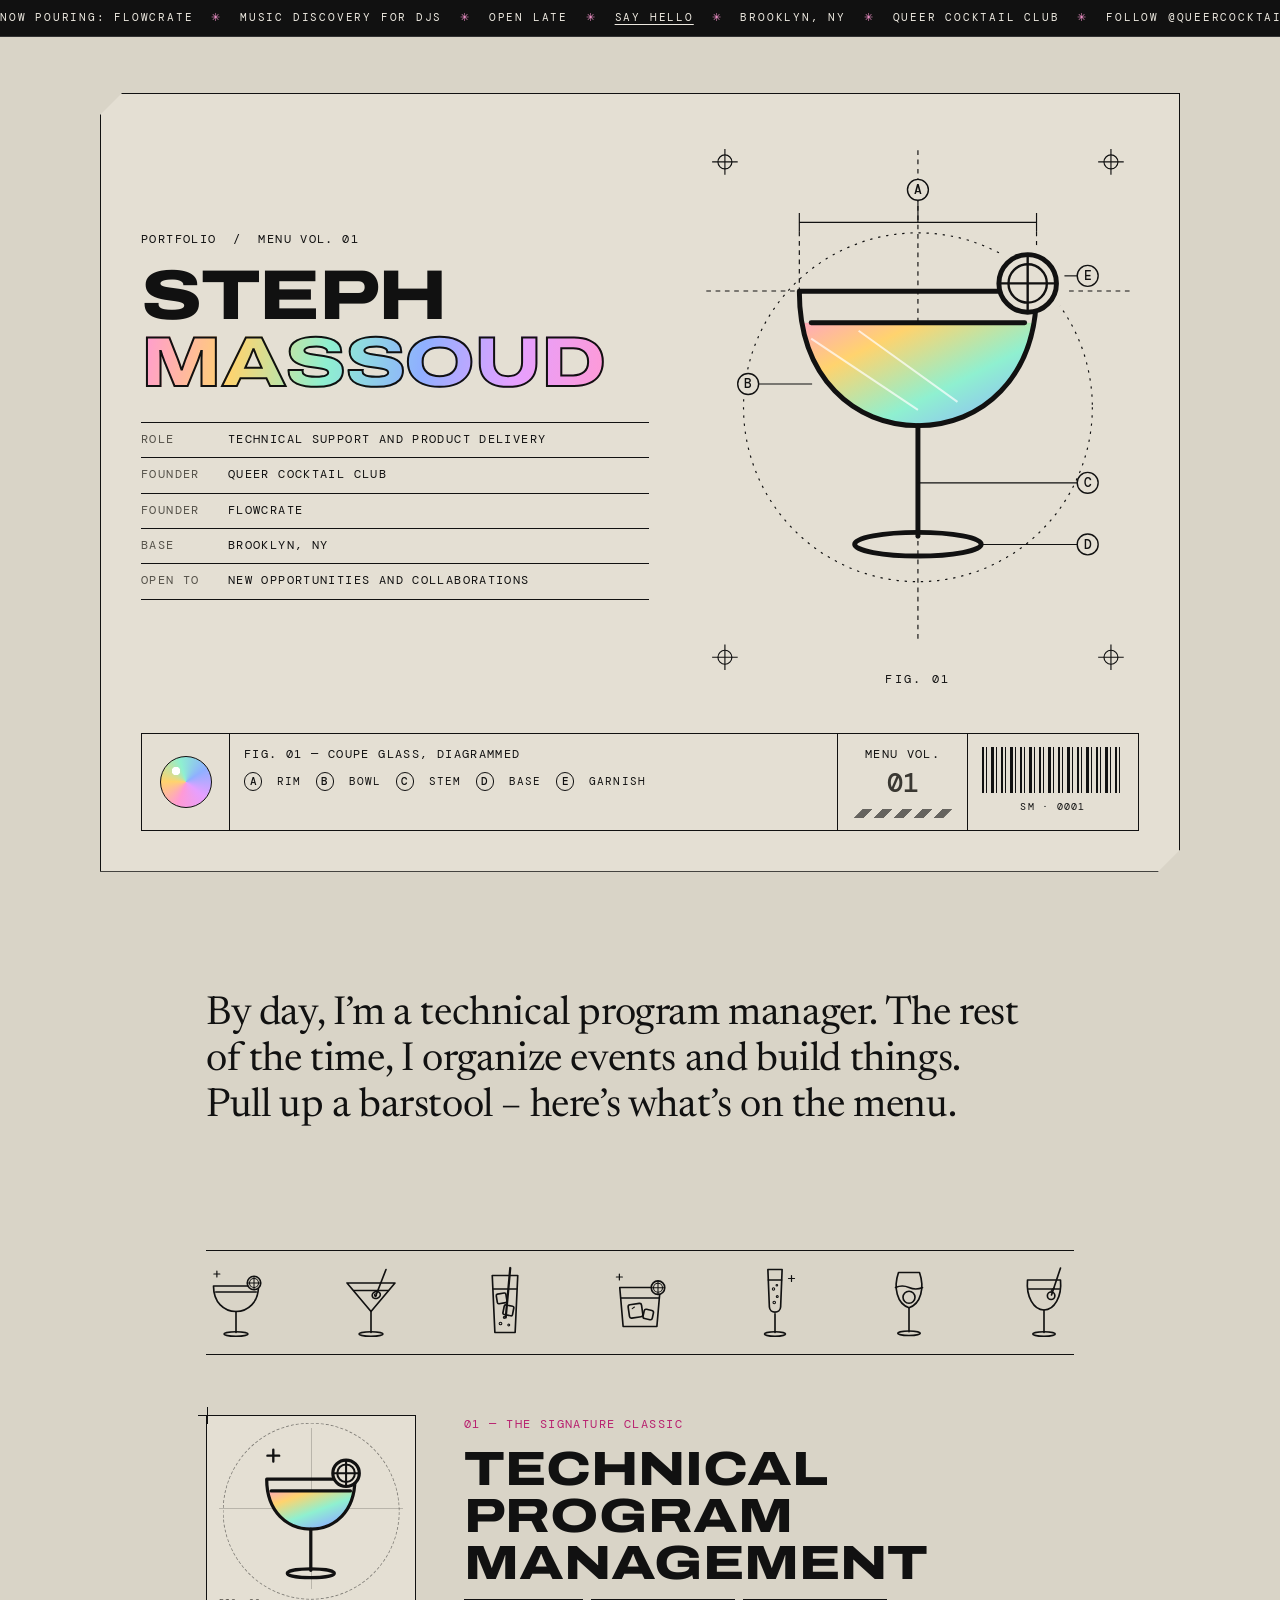
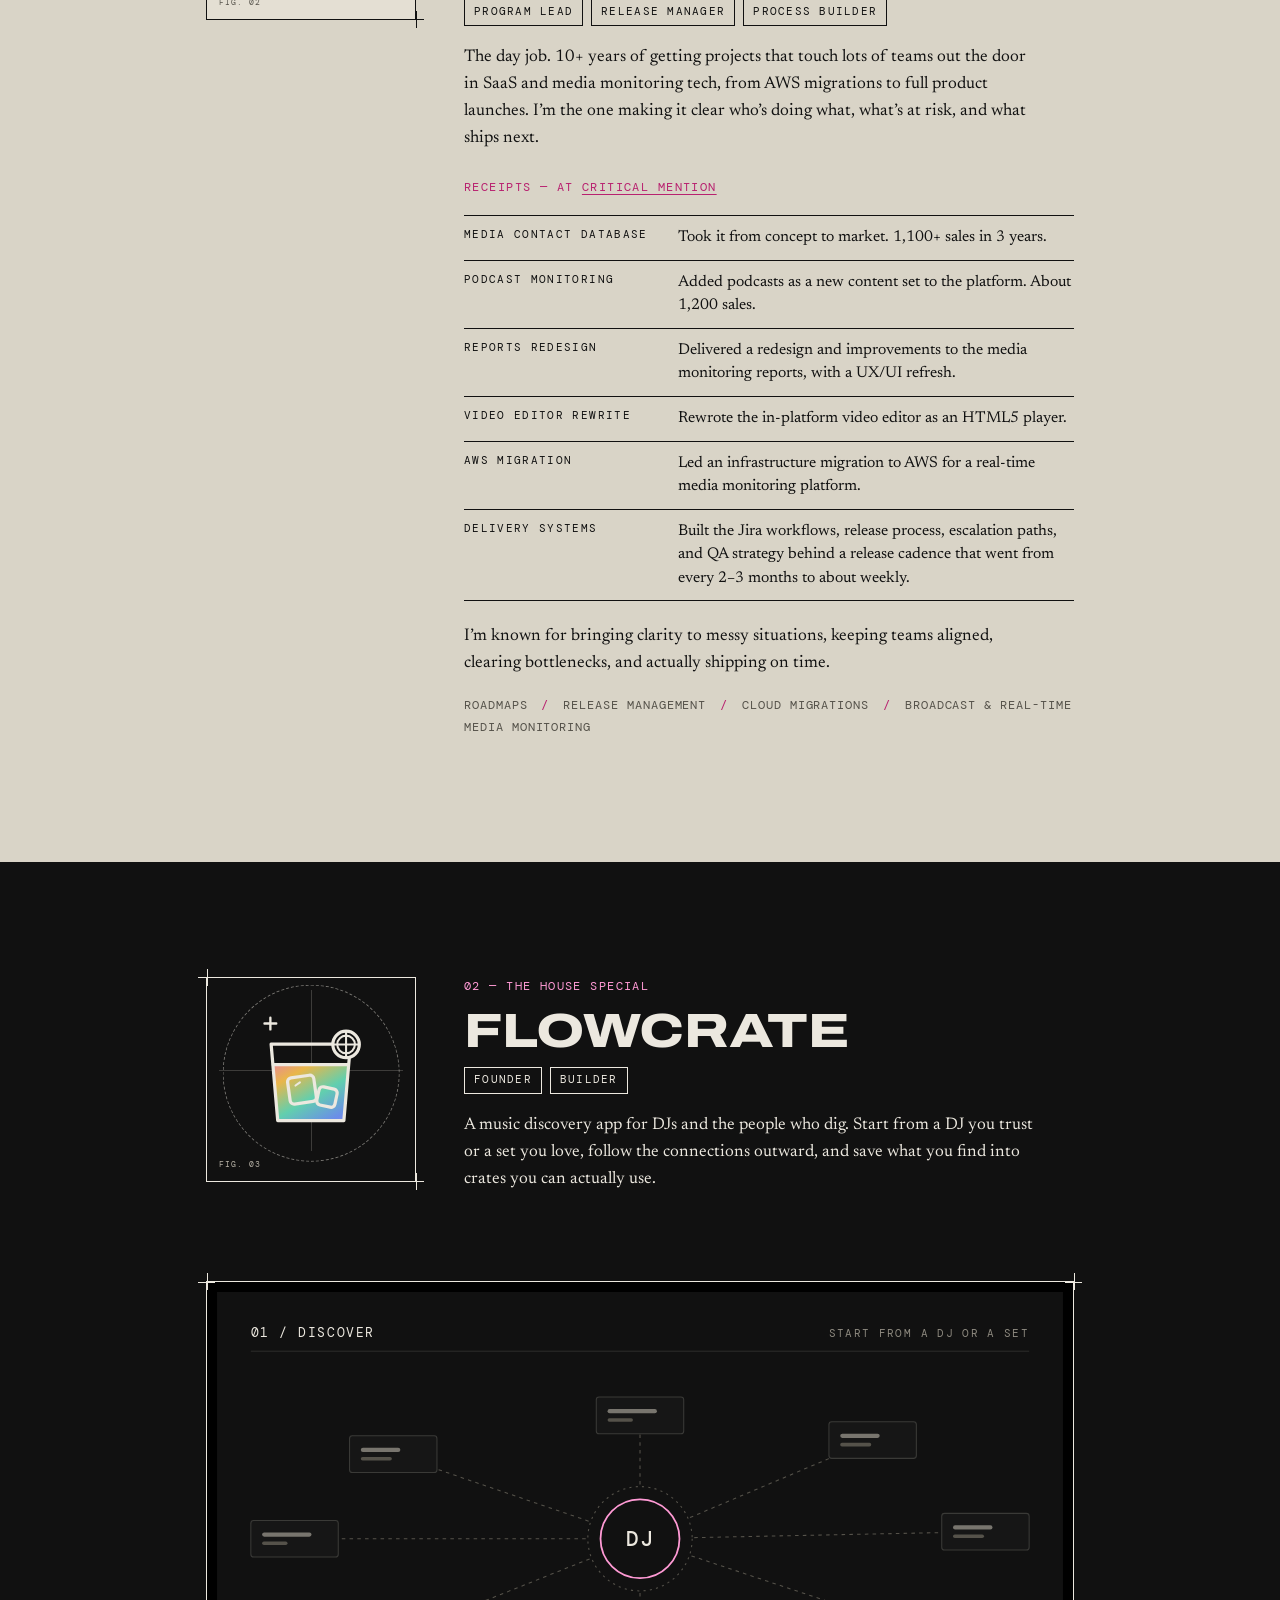
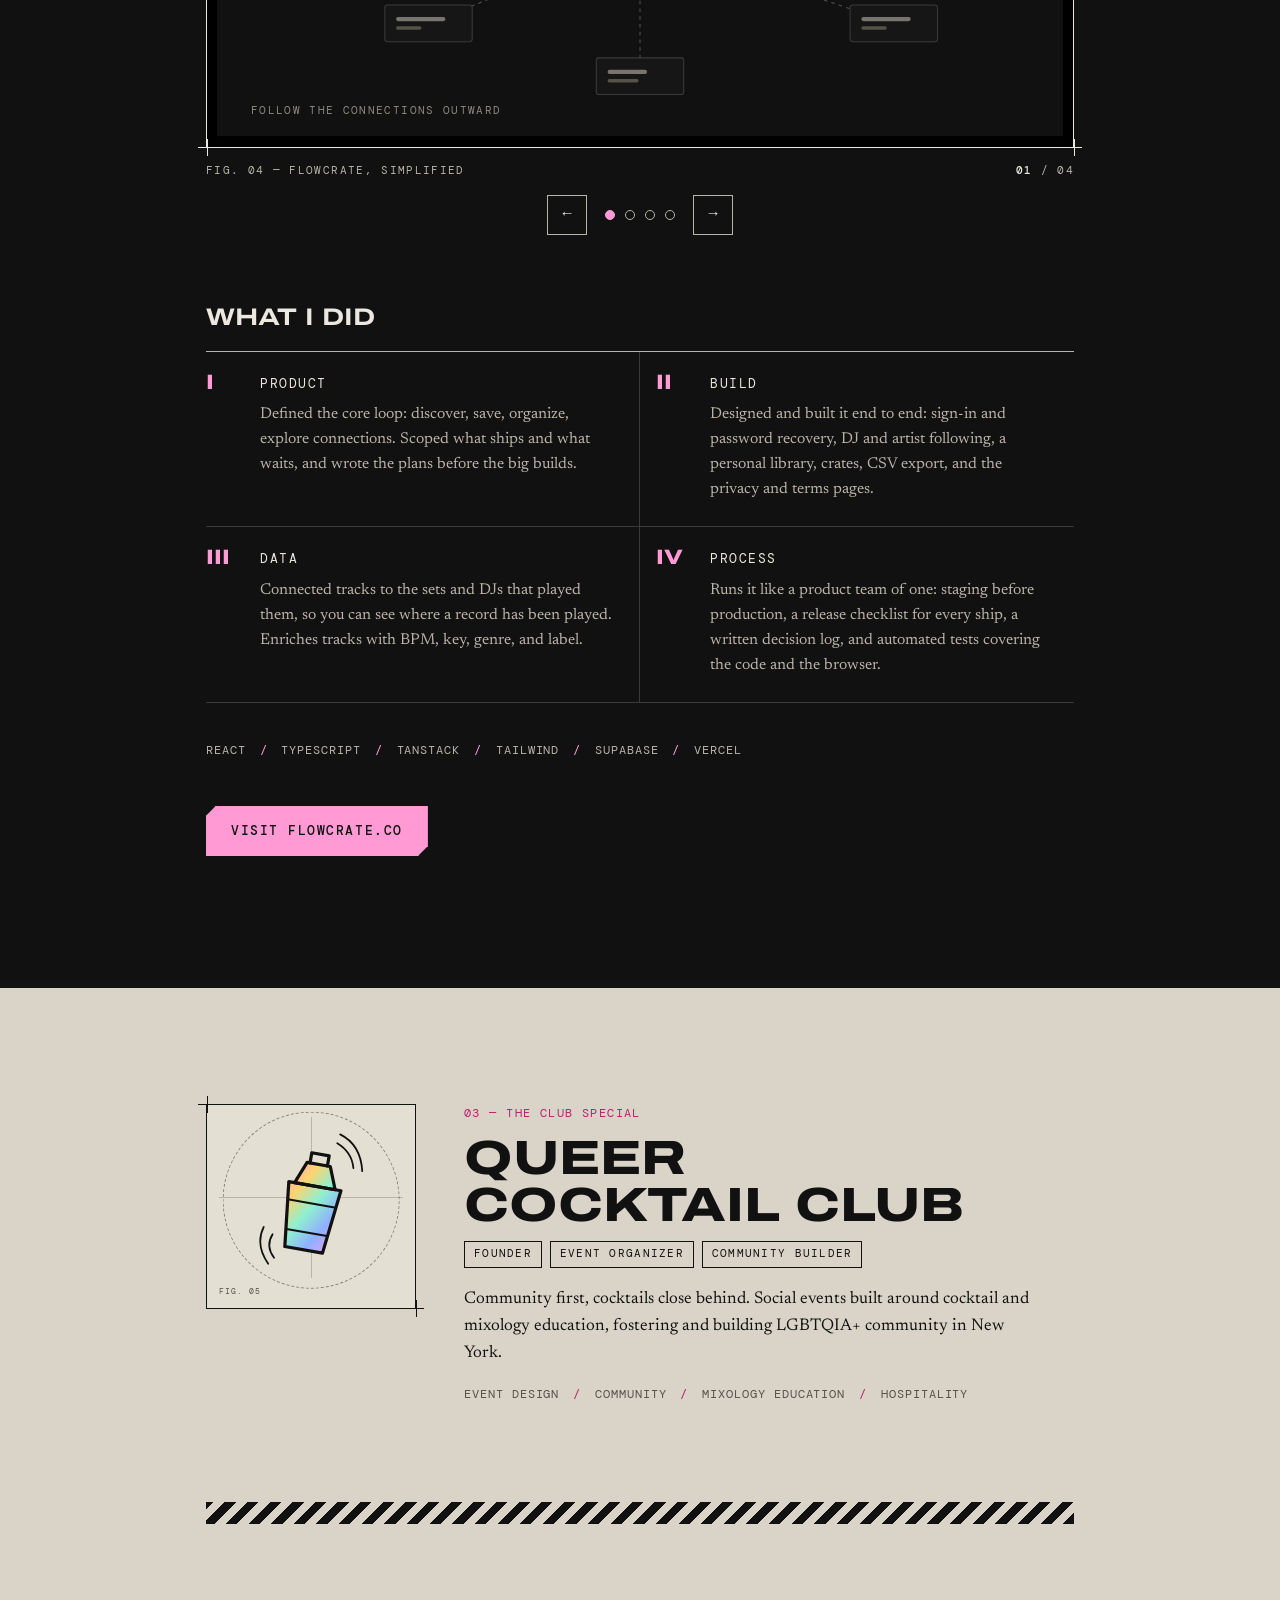
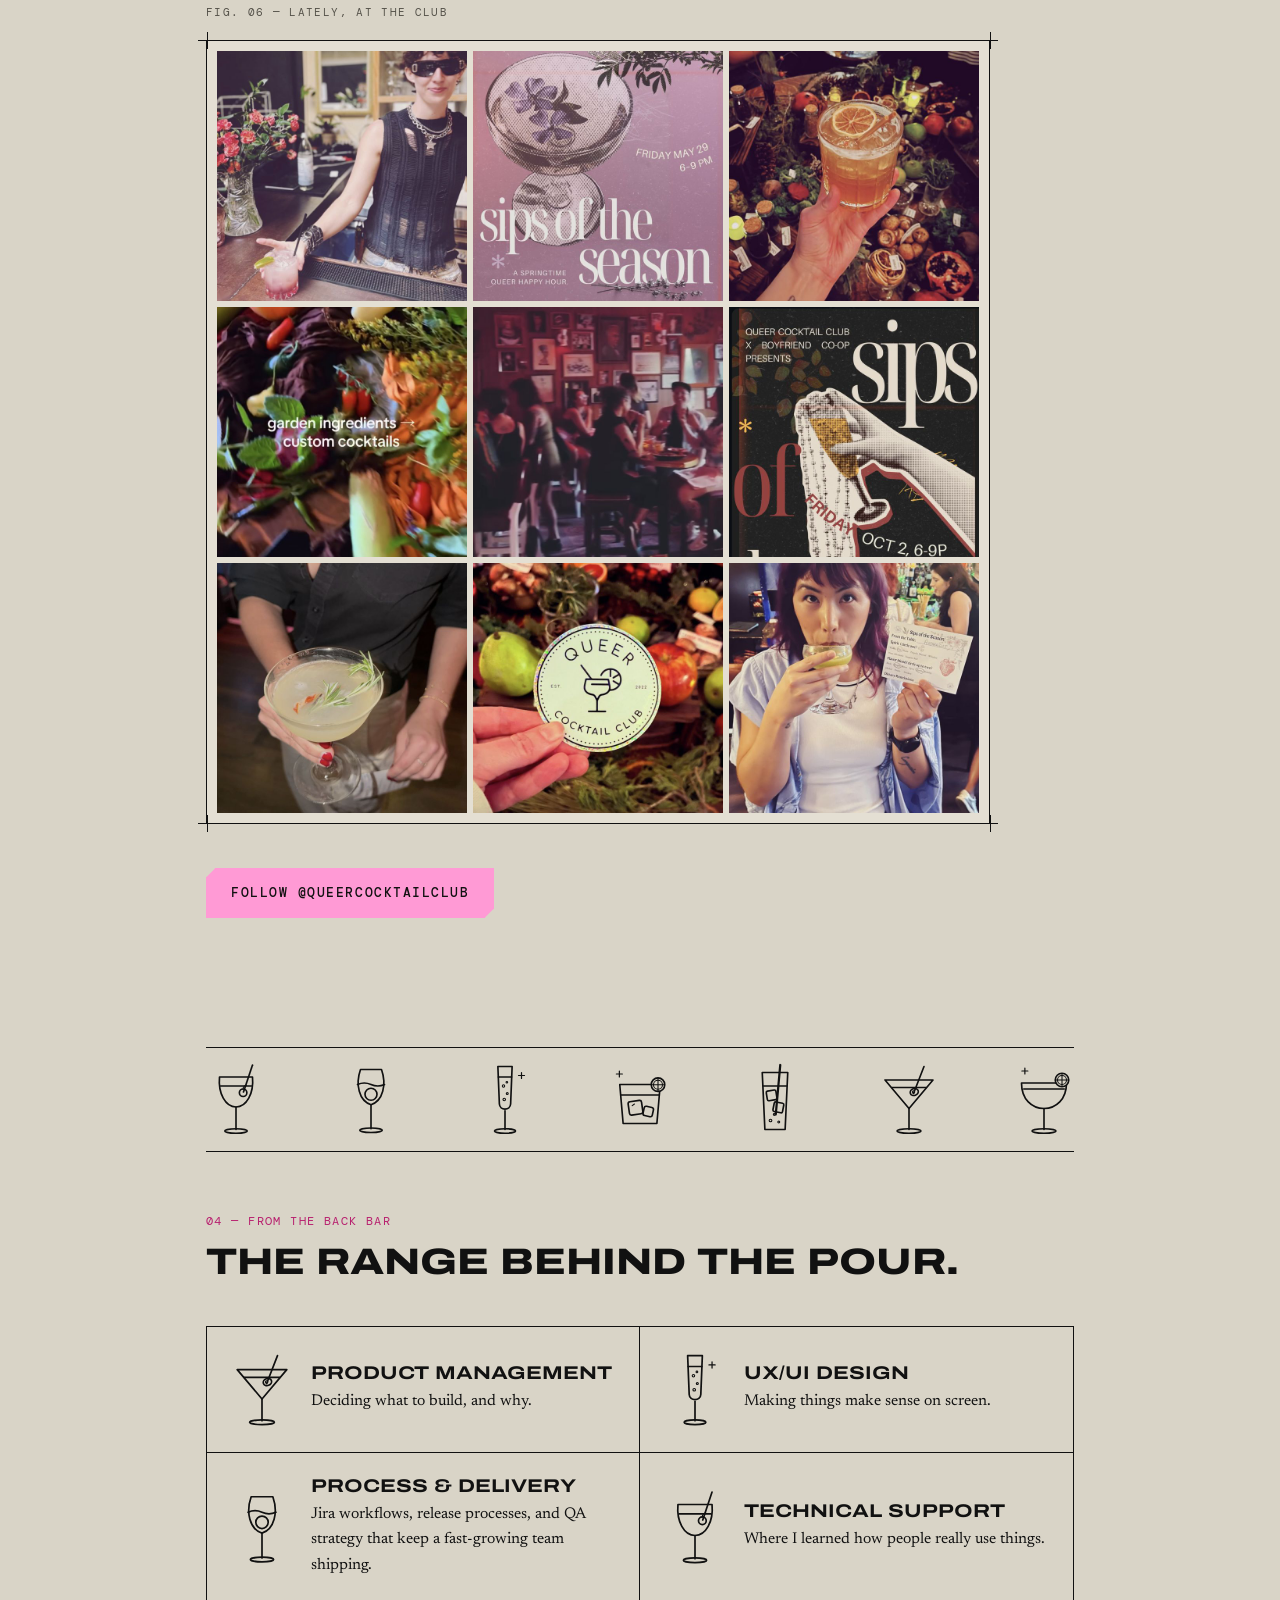
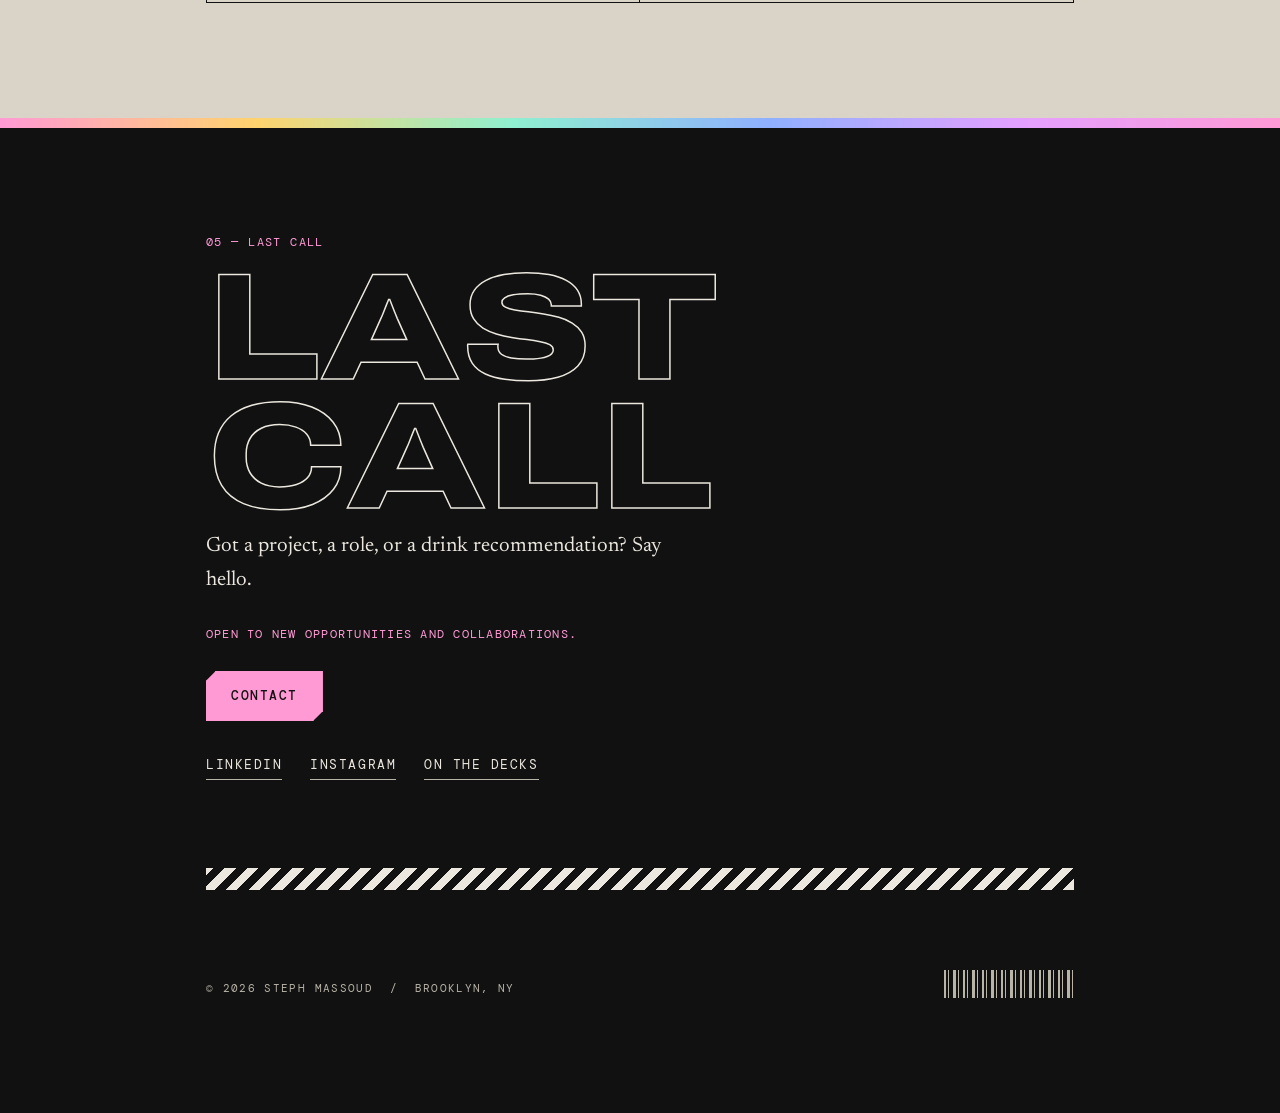
<file: index.html>
<!doctype html>
<html lang="en">
<head>
    <meta charset="utf-8">
    <meta name="viewport" content="width=device-width, initial-scale=1.0">
    <title>Steph Massoud | Technical Support, Operations, and Product Delivery Professional, New York</title>
    <link rel="canonical" href="https://stephmassoud.com/">
    <meta name="author" content="Steph Massoud">
    <meta name="robots" content="index, follow, max-image-preview:large">
    <meta name="referrer" content="strict-origin-when-cross-origin">
    <link rel="icon" href="favicon.svg" type="image/svg+xml">
    <link rel="icon" href="favicon.ico" sizes="any">
    <link rel="apple-touch-icon" href="apple-touch-icon.png">
    <link rel="manifest" href="site.webmanifest">

    <meta name="description" content="Technical Support, Operations, and Product Delivery professional in Brooklyn, NY, with 10+ years in SaaS and media monitoring tech. Founder of Queer Cocktail Club and Flowcrate.">
    <meta property="og:site_name" content="Steph Massoud">
    <meta property="og:title" content="Steph Massoud | Technical Support, Operations, and Product Delivery | Brooklyn, NY">
    <meta property="og:url" content="https://stephmassoud.com/">
    <meta property="og:type" content="website">
    <meta property="og:locale" content="en_US">
    <meta property="og:image" content="https://stephmassoud.com/assets/og-image.png">
    <meta property="og:image:width" content="1200">
    <meta property="og:image:height" content="630">
    <meta property="og:image:alt" content="Steph Massoud's name with a rainbow coupe glass diagram">
    <meta property="og:description" content="Technical Support and Product Delivery Professional in Brooklyn, NY with 10+ years in SaaS and media monitoring tech. Founder of Queer Cocktail Club and Flowcrate. Open to new opportunities and collaborations.">
    <meta name="twitter:card" content="summary_large_image">
    <meta name="twitter:title" content="Steph Massoud | Technical Support, Operations, and Product Delivery Professional, Brooklyn, NY">
    <meta name="twitter:image" content="https://stephmassoud.com/assets/og-image.png">
    <meta name="twitter:image:alt" content="Steph Massoud's name with a rainbow coupe glass diagram">
    <meta name="twitter:description" content="Technical Support, Operations, and Product Delivery Professional in Brooklyn, NY with 10+ years in SaaS and media monitoring tech. Founder of Queer Cocktail Club and Flowcrate. Open to new opportunities and collaborations.">
    <meta name="theme-color" content="#111111">

    <link rel="preconnect" href="https://fonts.googleapis.com">
    <link rel="preconnect" href="https://fonts.gstatic.com" crossorigin>
    <link href="https://fonts.googleapis.com/css2?family=Archivo:wdth,wght@62..125,500..900&family=DM+Mono:wght@400;500&family=Newsreader:ital,opsz,wght@0,6..72,400..600;1,6..72,400&display=swap" rel="stylesheet">
    <link rel="stylesheet" href="style.css?v=20261016t" type="text/css">
    <script type="application/ld+json">
    {
      "@context": "https://schema.org",
      "@type": "Person",
      "name": "Steph Massoud",
      "url": "https://stephmassoud.com/",
      "image": "https://stephmassoud.com/assets/og-image.png",
      "jobTitle": "Technical Support and Product Delivery Professional",
      "description": "Technical Support and Product Delivery Professional in Brooklyn, NY with 10+ years in SaaS and media monitoring tech. Founder of Queer Cocktail Club and Flowcrate.",
      "address": { "@type": "PostalAddress", "addressLocality": "Brooklyn", "addressRegion": "NY", "addressCountry": "US" },
      "knowsAbout": ["Technical program management", "Release management", "Cloud infrastructure migration (AWS)", "Media monitoring technology", "Product management", "Community events"],
      "sameAs": [
        "https://www.linkedin.com/in/stephmassoud/",
        "https://www.instagram.com/queercocktailclub/",
        "https://soundcloud.com/schmef",
        "https://www.flowcrate.co"
      ]
    }
    </script>
</head>
<body>
    <a class="skip" href="#main">Skip to content</a>
<svg xmlns="http://www.w3.org/2000/svg" width="0" height="0" style="position:absolute" aria-hidden="true" focusable="false">
    <defs>
        <!-- Cocktail glassware, drawn as one-weight line art. Colour comes from the parent via currentColor. -->

        <symbol id="g-coupe" viewBox="0 0 80 100">
            <g fill="none" stroke="currentColor" stroke-width="2.2" stroke-linecap="round" stroke-linejoin="round">
                <path d="M10 28 H70 C70 50 56 62 40 62 C24 62 10 50 10 28 Z"/>
                <path d="M13 36 H67"/>
                <path d="M40 62 V90"/>
                <ellipse cx="40" cy="92" rx="16" ry="3"/>
                <circle cx="64" cy="24" r="9" style="fill:var(--gb,#e4dfd3)"/>
                <circle cx="64" cy="24" r="6" stroke-width="1.4"/>
                <path d="M64 15.5 V32.5 M55.5 24 H72.5" stroke-width="1.4"/>
                <path d="M14.5 8 V16 M10.5 12 H18.5" stroke-width="1.6"/>
            </g>
        </symbol>

        <symbol id="g-martini" viewBox="0 0 80 100">
            <g fill="none" stroke="currentColor" stroke-width="2.2" stroke-linecap="round" stroke-linejoin="round">
                <path d="M8 24 H72 L40 62 Z"/>
                <path d="M17 34 H63"/>
                <path d="M40 62 V90"/>
                <ellipse cx="40" cy="92" rx="16" ry="3"/>
                <path d="M60 6 L46 42"/>
                <ellipse cx="47" cy="40" rx="5.5" ry="4.5" transform="rotate(-20 47 40)"/>
                <circle cx="46" cy="40" r="1.6" stroke-width="1.4"/>
            </g>
        </symbol>

        <symbol id="g-highball" viewBox="0 0 80 100">
            <g fill="none" stroke="currentColor" stroke-width="2.2" stroke-linecap="round" stroke-linejoin="round">
                <path d="M23 14 H57 L53.5 90 H26.5 Z"/>
                <path d="M24.5 32 H55.5"/>
                <rect x="29" y="38" width="13" height="13" rx="2" transform="rotate(-9 35.5 44.5)"/>
                <rect x="38" y="54" width="13" height="13" rx="2" transform="rotate(11 44.5 60.5)"/>
                <path d="M47 4 L41 70" stroke-width="3"/>
                <circle cx="34" cy="78" r="1.8" stroke-width="1.4"/>
                <circle cx="45" cy="80" r="1.3" stroke-width="1.4"/>
                <circle cx="39" cy="70" r="1.2" stroke-width="1.4"/>
            </g>
        </symbol>

        <!-- rocks glass with a vinyl record where the ice would be -->
        <symbol id="g-rocks" viewBox="0 0 80 100">
            <g fill="none" stroke="currentColor" stroke-width="2.2" stroke-linecap="round" stroke-linejoin="round">
                <path d="M13 30 H67 L62.5 82 H17.5 Z"/>
                <path d="M14.5 44 H65.5"/>
                <rect x="25" y="52" width="18" height="18" rx="2.7" transform="rotate(-8 34 61)"/>
                <path d="M29.6 58.2 L32.6 56" stroke-width="1.4"/>
                <rect x="44.7" y="59.7" width="12.6" height="12.6" rx="2.7" transform="rotate(12 51 66)"/>
                <circle cx="64" cy="30.25" r="9" style="fill:var(--gb,#e4dfd3)"/>
                <circle cx="64" cy="30.25" r="6" stroke-width="1.4"/>
                <path d="M64 21.75 V38.75 M55.5 30.25 H72.5" stroke-width="1.4"/>
                <path d="M12.5 12 V20 M8.5 16 H16.5" stroke-width="1.6"/>
            </g>
        </symbol>

        <symbol id="g-flute" viewBox="0 0 80 100">
            <g fill="none" stroke="currentColor" stroke-width="2.2" stroke-linecap="round" stroke-linejoin="round">
                <path d="M30.5 6 H49.5 L47.5 56 C47 65 33 65 32.5 56 Z"/>
                <path d="M31.2 20 H48.8"/>
                <path d="M40 65 V90"/>
                <ellipse cx="40" cy="92" rx="14" ry="3"/>
                <circle cx="38" cy="32" r="1.6" stroke-width="1.4"/>
                <circle cx="43" cy="42" r="1.3" stroke-width="1.4"/>
                <circle cx="39" cy="50" r="1.7" stroke-width="1.4"/>
                <circle cx="42.5" cy="27" r="1.1" stroke-width="1.4"/>
                <path d="M62 14 V22 M58 18 H66" stroke-width="1.6"/>
            </g>
        </symbol>

        <symbol id="g-tulip" viewBox="0 0 80 100">
            <g fill="none" stroke="currentColor" stroke-width="2.2" stroke-linecap="round" stroke-linejoin="round">
                <path d="M26 10 C19 30 24 52 40 57 C56 52 61 30 54 10 Z"/>
                <path d="M22 30 Q31 26 40 30 T58 30"/>
                <circle cx="40" cy="43" r="8"/>
                <path d="M40 57 V89"/>
                <ellipse cx="40" cy="91" rx="15" ry="3"/>
            </g>
        </symbol>

        <symbol id="g-nick" viewBox="0 0 80 100">
            <g fill="none" stroke="currentColor" stroke-width="2.2" stroke-linecap="round" stroke-linejoin="round">
                <path d="M18 20 H62 C64 42 54 60 40 60 C26 60 16 42 18 20 Z"/>
                <path d="M19.5 32 H60.5"/>
                <path d="M40 60 V90"/>
                <ellipse cx="40" cy="92" rx="15" ry="3"/>
                <path d="M62 4 L50 40"/>
                <circle cx="49.5" cy="41" r="5"/>
                <path d="M49.5 36 C49 33 52 31 54 31" stroke-width="1.4"/>
            </g>
        </symbol>

        <symbol id="g-shaker" viewBox="0 0 80 100">
            <g fill="none" stroke="currentColor" stroke-width="2.2" stroke-linecap="round" stroke-linejoin="round">
                <g transform="rotate(10 40 56)">
                    <path d="M34 25 V18 H46 V25"/>
                    <path d="M32 25 H48 L54 40 H26 Z"/>
                    <path d="M22 40 H58 L53 84 H27 Z"/>
                    <path d="M23.4 52 H56.6" stroke-width="1.4"/>
                    <path d="M26 72 H54" stroke-width="1.4"/>
                </g>
                <path d="M60 5 Q74 12 75 30" stroke-width="1.2"/>
                <path d="M58 11 Q68 17 69 28" stroke-width="1.2"/>
                <path d="M8 68 Q2 80 11 93" stroke-width="1.2"/>
                <path d="M14 73 Q9 81 15 89" stroke-width="1.2"/>
            </g>
        </symbol>
    </defs>
</svg>


    <!-- ============ TICKER ============ -->
    <div class="ticker">
        <div class="ticker-track" aria-hidden="true">
            <div class="tk"><span>Now pouring: Flowcrate</span><span>Music discovery for DJs</span><span>Open late</span><span><a href="mailto:hello@stephmassoud.com" tabindex="-1">Say hello</a></span><span>Brooklyn, NY</span><span>Queer Cocktail Club</span><span>Follow @queercocktailclub</span></div>
            <div class="tk dup"><span>Now pouring: Flowcrate</span><span>Music discovery for DJs</span><span>Open late</span><span><a href="mailto:hello@stephmassoud.com" tabindex="-1">Say hello</a></span><span>Brooklyn, NY</span><span>Queer Cocktail Club</span><span>Follow @queercocktailclub</span></div>
        </div>
        <p class="sr-only">Now pouring: Flowcrate, music discovery for DJs. Open late in Brooklyn, NY.</p>
    </div>

    <!-- ============ HERO: THE LABEL ============ -->
    <header class="hero">
        <div class="sheet">
            <i class="x tl"></i><i class="x tr"></i><i class="x bl"></i><i class="x br"></i>

            <div class="hero-top">
                <div class="hero-text">
                    <p class="mono">Portfolio &nbsp;/&nbsp; Menu Vol. 01</p>
                    <h1><span>Steph</span><span>Massoud</span></h1>
                    <dl class="specs">
                        <div><dt>Role</dt><dd>Technical Support and Product Delivery</dd></div>
                        <div><dt>Founder</dt><dd>Queer Cocktail Club</dd></div>
                        <div><dt>Founder</dt><dd>Flowcrate</dd></div>
                        <div><dt>Base</dt><dd>Brooklyn, NY</dd></div>
                        <div><dt>Open to</dt><dd>New opportunities and collaborations</dd></div>
                    </dl>
                </div>

                <figure class="diagram-wrap">
                    <svg class="diagram" viewBox="0 0 380 484" role="img" aria-label="Technical diagram of a coupe cocktail glass with a holographic pour">
                        <defs>
                            <linearGradient id="holo" x1="0" y1="0" x2="1" y2="1">
                                <stop offset="0" stop-color="#ff9ad5"/>
                                <stop offset="0.25" stop-color="#ffd36e"/>
                                <stop offset="0.5" stop-color="#8ff0d0"/>
                                <stop offset="0.75" stop-color="#8fb0ff"/>
                                <stop offset="1" stop-color="#e5a0ff"/>
                            </linearGradient>
                            <linearGradient id="holoMid" x1="0" y1="0" x2="1" y2="1">
                                <stop offset="0" stop-color="#e776b7"/>
                                <stop offset="0.25" stop-color="#e9b64a"/>
                                <stop offset="0.5" stop-color="#62cfae"/>
                                <stop offset="0.75" stop-color="#6b8de9"/>
                                <stop offset="1" stop-color="#c178e6"/>
                            </linearGradient>
                            <clipPath id="rockbody"><path d="M13 30 H67 L62.5 82 H17.5 Z"/></clipPath>
                            <mask id="gmask" maskUnits="userSpaceOnUse" x="0" y="0" width="380" height="484"><rect width="380" height="484" fill="#fff"/><circle cx="284.4" cy="128.5" r="34" fill="#000"/></mask>
                            <clipPath id="bowl"><path d="M10 28 H70 C70 50 56 62 40 62 C24 62 10 50 10 28 Z"/></clipPath>
                        </defs>

                        <g mask="url(#gmask)">
                        <circle cx="190" cy="235" r="150" class="disc"/>
                        <path class="thin dash" d="M8 135 H372 M190 14 V436"/>
                        </g>

                        <g transform="translate(54 40) scale(3.4)">
                            <rect x="0" y="36" width="80" height="40" fill="url(#holo)" clip-path="url(#bowl)"/>
                            <path d="M13 40 L40 58 M25 38 L50 56" stroke="#fff" stroke-width="0.5" opacity="0.7" fill="none" clip-path="url(#bowl)"/>
                            <g class="line" fill="none" stroke-width="1.25" stroke-linecap="round" stroke-linejoin="round">
                                <path d="M10 28 H70 C70 50 56 62 40 62 C24 62 10 50 10 28 Z"/>
                                <path d="M13 36 H67"/>
                                <path d="M40 62 V90"/>
                                <ellipse cx="40" cy="92" rx="16" ry="3"/>
                            </g>
                        </g>

                        <g mask="url(#gmask)">
                        <path class="thin" d="M88 76 H292 M88 68 V84 M292 68 V84"/>
                        <path class="thin dash" d="M88 84 V135 M292 84 V135"/>
                        </g>
                        <path class="thin" d="M190 57 V76"/>
                        <circle cx="190" cy="48" r="9" class="tag"/><text x="190" y="48" class="lbl">A</text>

                        <path class="thin" d="M99 215 H53"/>
                        <circle cx="44" cy="215" r="9" class="tag"/><text x="44" y="215" class="lbl">B</text>
                        <path class="thin" d="M190 300 H327"/>
                        <circle cx="336" cy="300" r="9" class="tag"/><text x="336" y="300" class="lbl">C</text>
                        <path class="thin" d="M244 353 H327"/>
                        <circle cx="336" cy="353" r="9" class="tag"/><text x="336" y="353" class="lbl">D</text>
                        <path class="thin" d="M316 122 H327"/>
                        <circle cx="336" cy="122" r="9" class="tag"/><text x="336" y="122" class="lbl">E</text>

                        <g transform="translate(54 40) scale(3.4)" class="line" fill="none" stroke-width="1.25" stroke-linecap="round" stroke-linejoin="round">
                            <circle cx="67.76" cy="26.03" r="7.28" fill="#e4dfd3"/>
                            <circle cx="67.76" cy="26.03" r="4.85" stroke-width="0.6"/>
                            <path d="M67.76 19.16 V32.9 M60.89 26.03 H74.63" stroke-width="0.6"/>
                        </g>

                        <g class="thin reg-mark">
                            <circle cx="24" cy="24" r="6"/><path d="M13 24 H35 M24 13 V35"/>
                            <circle cx="356" cy="24" r="6"/><path d="M345 24 H367 M356 13 V35"/>
                            <circle cx="24" cy="450" r="6"/><path d="M13 450 H35 M24 439 V461"/>
                            <circle cx="356" cy="450" r="6"/><path d="M345 450 H367 M356 439 V461"/>
                        </g>
                        <text x="190" y="472" class="cap">FIG. 01</text>
                    </svg>
                </figure>
            </div>

            <div class="strip">
                <div class="cell cell-moon"><span class="moon" aria-hidden="true"></span></div>
                <div class="cell cell-legend">
                    <p class="mono">Fig. 01 &mdash; Coupe Glass, diagrammed</p>
                    <ul>
                        <li><b>A</b> Rim</li>
                        <li><b>B</b> Bowl</li>
                        <li><b>C</b> Stem</li>
                        <li><b>D</b> Base</li>
                        <li><b>E</b> Garnish</li>
                    </ul>
                </div>
                <div class="cell cell-no">
                    <p class="mono">Menu Vol.</p>
                    <p class="big-no">01</p>
                    <span class="hazard" aria-hidden="true"></span>
                </div>
                <div class="cell cell-bar" aria-hidden="true"><span class="barcode"></span><p class="mono">SM &middot; 0001</p></div>
            </div>
        </div>
    </header>

    <main id="main">

        <!-- ============ INTRO + SIGNATURE ============ -->
        <section class="band paper lead">
            <div class="wrap">
                <p class="intro">By day, I&rsquo;m a technical program manager. The rest of the time, I organize events and build things. Pull up a barstool &ndash; here&rsquo;s what&rsquo;s on the menu.</p>

                <div class="rail" aria-hidden="true">
                    <svg viewBox="0 0 80 100"><use href="#g-coupe"/></svg>
                    <svg viewBox="0 0 80 100"><use href="#g-martini"/></svg>
                    <svg viewBox="0 0 80 100"><use href="#g-highball"/></svg>
                    <svg viewBox="0 0 80 100"><use href="#g-rocks"/></svg>
                    <svg viewBox="0 0 80 100"><use href="#g-flute"/></svg>
                    <svg viewBox="0 0 80 100"><use href="#g-tulip"/></svg>
                    <svg viewBox="0 0 80 100"><use href="#g-nick"/></svg>
                </div>

                <article class="card">
                    <div class="art"><i class="x tl"></i><i class="x br"></i>
                        <svg class="glass" viewBox="0 0 80 100" aria-hidden="true"><rect y="36" width="80" height="30" fill="url(#holo)" clip-path="url(#bowl)"/><use href="#g-coupe"/></svg>
                        <span class="fig">Fig. 02</span>
                    </div>
                    <div class="card-body">
                        <p class="kicker">01 &mdash; The Signature Classic</p>
                        <h2>Technical Program Management</h2>
                        <p class="chips"><span class="chip">Program Lead</span><span class="chip">Release Manager</span><span class="chip">Process Builder</span></p>
                        <p class="note">The day job. 10+ years of getting projects that touch lots of teams out the door in SaaS and media monitoring tech, from AWS migrations to full product launches. I&rsquo;m the one making it clear who&rsquo;s doing what, what&rsquo;s at risk, and what ships next.</p>

                        <p class="kicker mini-kicker">Receipts &mdash; at <a href="https://www.criticalmention.com/" target="_blank" rel="noopener">Critical Mention</a></p>
                        <dl class="receipts">
                            <div><dt>Media Contact Database</dt><dd>Took it from concept to market. 1,100+ sales in 3 years.</dd></div>
                            <div><dt>Podcast monitoring</dt><dd>Added podcasts as a new content set to the platform. About 1,200 sales.</dd></div>                            <div><dt>Reports redesign</dt><dd>Delivered a redesign and improvements to the media monitoring reports, with a UX/UI refresh.</dd></div>
                            <div><dt>Video editor rewrite</dt><dd>Rewrote the in-platform video editor as an HTML5 player.</dd></div>
                            <div><dt>AWS migration</dt><dd>Led an infrastructure migration to AWS for a real-time media monitoring platform.</dd></div>
                            <div><dt>Delivery systems</dt><dd>Built the Jira workflows, release process, escalation paths, and QA strategy behind a release cadence that went from every 2&ndash;3 months to about weekly.</dd></div>                        </dl>

                        <p class="note">I&rsquo;m known for bringing clarity to messy situations, keeping teams aligned, clearing bottlenecks, and actually shipping on time.</p>
                        <p class="ingr">Roadmaps <i>/</i> Release management <i>/</i> Cloud migrations <i>/</i> Broadcast &amp; real-time media monitoring</p>
                    </div>
                </article>
            </div>
        </section>

        <!-- ============ FLOWCRATE ============ -->
        <section class="band ink" id="flowcrate">
            <div class="wrap">
                <article class="card">
                    <div class="art"><i class="x tl"></i><i class="x br"></i>
                        <svg class="glass" viewBox="0 0 80 100" aria-hidden="true"><rect y="44" width="80" height="46" fill="url(#holoMid)" clip-path="url(#rockbody)"/><use href="#g-rocks"/></svg>
                        <span class="fig">Fig. 03</span>
                    </div>
                    <div class="card-body">
                        <p class="kicker">02 &mdash; The House Special</p>
                        <h2>Flowcrate</h2>
                        <p class="chips"><span class="chip">Founder</span><span class="chip">Builder</span></p>
                        <p class="note">A music discovery app for DJs and the people who dig. Start from a DJ you trust or a set you love, follow the connections outward, and save what you find into crates you can actually use.</p>
                    </div>
                </article>

                <div class="car-wrap" role="region" aria-roledescription="carousel" aria-label="Flowcrate, simplified illustrations of the app">
                    <div class="frame carousel">
                        <i class="x tl"></i><i class="x tr"></i><i class="x bl"></i><i class="x br"></i>
                        <div class="slides" tabindex="0">
<figure class="slide" role="group" aria-roledescription="slide" aria-label="1 of 4"><a class="slide-link" href="https://www.flowcrate.co" target="_blank" rel="noopener" title="Visit flowcrate.co"><svg viewBox="0 0 1200 630" role="img" aria-label="Discover: follow connections outward from a DJ or a set (simplified illustration)"><rect width="1200" height="630" fill="#111"/>
<text x="48" y="64" class="s-mono s-lbl">01 / DISCOVER</text>
<text x="1152" y="64" text-anchor="end" class="s-mono s-dim">START FROM A DJ OR A SET</text>
<path d="M48 84 H1152" class="s-hair"/><path d="M600 350 L250 230" class="s-link"/><path d="M600 350 L300 470" class="s-link"/><path d="M600 350 L930 210" class="s-link"/><path d="M600 350 L960 470" class="s-link"/><path d="M600 350 L600 545" class="s-link"/><path d="M600 350 L600 175" class="s-link"/><path d="M600 350 L1090 340" class="s-link"/><path d="M600 350 L110 350" class="s-link"/><rect x="188" y="204" width="124" height="52" rx="4" class="s-card"/><rect x="204" y="221" width="56" height="6" rx="3" class="s-bar"/><rect x="204" y="234" width="44" height="5" rx="2.5" class="s-bar2"/><rect x="238" y="444" width="124" height="52" rx="4" class="s-card"/><rect x="254" y="461" width="70" height="6" rx="3" class="s-bar"/><rect x="254" y="474" width="36" height="5" rx="2.5" class="s-bar2"/><rect x="868" y="184" width="124" height="52" rx="4" class="s-card"/><rect x="884" y="201" width="56" height="6" rx="3" class="s-bar"/><rect x="884" y="214" width="44" height="5" rx="2.5" class="s-bar2"/><rect x="898" y="444" width="124" height="52" rx="4" class="s-card"/><rect x="914" y="461" width="70" height="6" rx="3" class="s-bar"/><rect x="914" y="474" width="36" height="5" rx="2.5" class="s-bar2"/><rect x="538" y="519" width="124" height="52" rx="4" class="s-card"/><rect x="554" y="536" width="56" height="6" rx="3" class="s-bar"/><rect x="554" y="549" width="44" height="5" rx="2.5" class="s-bar2"/><rect x="538" y="149" width="124" height="52" rx="4" class="s-card"/><rect x="554" y="166" width="70" height="6" rx="3" class="s-bar"/><rect x="554" y="179" width="36" height="5" rx="2.5" class="s-bar2"/><rect x="1028" y="314" width="124" height="52" rx="4" class="s-card"/><rect x="1044" y="331" width="56" height="6" rx="3" class="s-bar"/><rect x="1044" y="344" width="44" height="5" rx="2.5" class="s-bar2"/><rect x="48" y="324" width="124" height="52" rx="4" class="s-card"/><rect x="64" y="341" width="70" height="6" rx="3" class="s-bar"/><rect x="64" y="354" width="36" height="5" rx="2.5" class="s-bar2"/><circle cx="600" cy="350" r="74" class="s-disc"/><circle cx="600" cy="350" r="56" class="s-ring"/><text x="600" y="350" text-anchor="middle" dominant-baseline="central" class="s-mono s-big">DJ</text><text x="48" y="598" class="s-mono s-dim">FOLLOW THE CONNECTIONS OUTWARD</text></svg></a></figure>
<figure class="slide" role="group" aria-roledescription="slide" aria-label="2 of 4"><a class="slide-link" href="https://www.flowcrate.co" target="_blank" rel="noopener" title="Visit flowcrate.co"><svg viewBox="0 0 1200 630" role="img" aria-label="Save: build your crates from what you find (simplified illustration)"><rect width="1200" height="630" fill="#111"/>
<text x="48" y="64" class="s-mono s-lbl">02 / SAVE</text>
<text x="1152" y="64" text-anchor="end" class="s-mono s-dim">DISCOVER, SAVE, ORGANIZE</text>
<path d="M48 84 H1152" class="s-hair"/><rect x="48" y="120" width="640" height="56" rx="4" class="s-card"/><text x="76" y="148" dominant-baseline="central" class="s-mono s-dim">01</text><rect x="130" y="137" width="190" height="8" rx="4" class="s-bar"/><rect x="130" y="154" width="150" height="6" rx="3" class="s-bar2"/><rect x="540" y="145" width="46" height="6" rx="3" class="s-bar2"/><circle cx="648" cy="148" r="15" class="s-ring3"/><path d="M648 140 v16 M640 148 h16" class="s-plus"/><rect x="48" y="190" width="640" height="56" rx="4" class="s-card"/><text x="76" y="218" dominant-baseline="central" class="s-mono s-dim">02</text><rect x="130" y="207" width="240" height="8" rx="4" class="s-bar"/><rect x="130" y="224" width="120" height="6" rx="3" class="s-bar2"/><rect x="540" y="215" width="46" height="6" rx="3" class="s-bar2"/><circle cx="648" cy="218" r="15" class="s-fill"/><path d="M640 218 l6 6 l11 -12" class="s-tick"/><rect x="48" y="260" width="640" height="56" rx="4" class="s-card"/><text x="76" y="288" dominant-baseline="central" class="s-mono s-dim">03</text><rect x="130" y="277" width="190" height="8" rx="4" class="s-bar"/><rect x="130" y="294" width="120" height="6" rx="3" class="s-bar2"/><rect x="540" y="285" width="46" height="6" rx="3" class="s-bar2"/><circle cx="648" cy="288" r="15" class="s-ring3"/><path d="M648 280 v16 M640 288 h16" class="s-plus"/><rect x="48" y="330" width="640" height="56" rx="4" class="s-card"/><text x="76" y="358" dominant-baseline="central" class="s-mono s-dim">04</text><rect x="130" y="347" width="240" height="8" rx="4" class="s-bar"/><rect x="130" y="364" width="150" height="6" rx="3" class="s-bar2"/><rect x="540" y="355" width="46" height="6" rx="3" class="s-bar2"/><circle cx="648" cy="358" r="15" class="s-ring3"/><path d="M648 350 v16 M640 358 h16" class="s-plus"/><rect x="48" y="400" width="640" height="56" rx="4" class="s-card"/><text x="76" y="428" dominant-baseline="central" class="s-mono s-dim">05</text><rect x="130" y="417" width="190" height="8" rx="4" class="s-bar"/><rect x="130" y="434" width="120" height="6" rx="3" class="s-bar2"/><rect x="540" y="425" width="46" height="6" rx="3" class="s-bar2"/><circle cx="648" cy="428" r="15" class="s-fill"/><path d="M640 428 l6 6 l11 -12" class="s-tick"/><rect x="48" y="470" width="640" height="56" rx="4" class="s-card"/><text x="76" y="498" dominant-baseline="central" class="s-mono s-dim">06</text><rect x="130" y="487" width="240" height="8" rx="4" class="s-bar"/><rect x="130" y="504" width="120" height="6" rx="3" class="s-bar2"/><rect x="540" y="495" width="46" height="6" rx="3" class="s-bar2"/><circle cx="648" cy="498" r="15" class="s-ring3"/><path d="M648 490 v16 M640 498 h16" class="s-plus"/><rect x="827" y="220" width="198" height="188" rx="4" class="s-sleeve"/><rect x="827" y="246" width="198" height="162" rx="4" class="s-sleeve"/><circle cx="926" cy="278" r="59" class="s-disc2"/><circle cx="926" cy="278" r="20" class="s-ring2"/><rect x="827" y="272" width="198" height="136" rx="4" class="s-sleeve s-hot"/><rect x="820" y="355" width="212" height="106" rx="4" class="s-crate"/><path d="M820 393 H1032 M820 427 H1032" class="s-hair"/><rect x="896" y="364" width="60" height="21" rx="11" class="s-slot"/><text x="926" y="508" text-anchor="middle" class="s-mono s-lbl">MY CRATE</text><text x="48" y="598" class="s-mono s-dim">SAVE WHAT YOU FIND INTO CRATES</text></svg></a></figure>
<figure class="slide" role="group" aria-roledescription="slide" aria-label="3 of 4"><a class="slide-link" href="https://www.flowcrate.co" target="_blank" rel="noopener" title="Visit flowcrate.co"><svg viewBox="0 0 1200 630" role="img" aria-label="Organize: crates grouped by mood (simplified illustration)"><rect width="1200" height="630" fill="#111"/>
<text x="48" y="64" class="s-mono s-lbl">03 / ORGANIZE</text>
<text x="1152" y="64" text-anchor="end" class="s-mono s-dim">GROUP TRACKS BY MOOD, ROOM, HOUR</text>
<path d="M48 84 H1152" class="s-hair"/><rect x="48" y="112" width="352" height="448" rx="4" class="s-card"/><rect x="72" y="136" width="70" height="30" rx="15" class="s-chip"/><text x="107.0" y="151" text-anchor="middle" dominant-baseline="central" class="s-mono s-chiptxt">FAST</text><rect x="150" y="136" width="125" height="30" rx="15" class="s-chip"/><text x="212.5" y="151" text-anchor="middle" dominant-baseline="central" class="s-mono s-chiptxt">PEAK-TIME</text><rect x="132" y="224" width="185" height="179" rx="4" class="s-sleeve s-hot"/><rect x="132" y="250" width="185" height="153" rx="4" class="s-sleeve"/><circle cx="224" cy="282" r="55" class="s-disc2"/><circle cx="224" cy="282" r="18" class="s-ring2"/><rect x="132" y="276" width="185" height="127" rx="4" class="s-sleeve"/><rect x="125" y="354" width="199" height="99" rx="4" class="s-crate"/><path d="M125 389 H323 M125 421 H323" class="s-hair"/><rect x="194" y="362" width="60" height="20" rx="10" class="s-slot"/><rect x="72" y="506" width="170" height="10" rx="5" class="s-bar"/><rect x="72" y="530" width="70" height="7" rx="3.5" class="s-bar2"/><rect x="416" y="112" width="352" height="448" rx="4" class="s-card"/><rect x="440" y="136" width="114" height="30" rx="15" class="s-chip"/><text x="497.0" y="151" text-anchor="middle" dominant-baseline="central" class="s-mono s-chiptxt">EUPHORIC</text><rect x="500" y="224" width="185" height="179" rx="4" class="s-sleeve"/><rect x="500" y="250" width="185" height="153" rx="4" class="s-sleeve s-hot"/><circle cx="592" cy="282" r="55" class="s-disc2"/><circle cx="592" cy="282" r="18" class="s-ring2"/><rect x="500" y="276" width="185" height="127" rx="4" class="s-sleeve"/><rect x="493" y="354" width="199" height="99" rx="4" class="s-crate"/><path d="M493 389 H691 M493 421 H691" class="s-hair"/><rect x="562" y="362" width="60" height="20" rx="10" class="s-slot"/><rect x="440" y="506" width="158" height="10" rx="5" class="s-bar"/><rect x="440" y="530" width="78" height="7" rx="3.5" class="s-bar2"/><rect x="784" y="112" width="352" height="448" rx="4" class="s-card"/><rect x="808" y="136" width="70" height="30" rx="15" class="s-chip"/><text x="843.0" y="151" text-anchor="middle" dominant-baseline="central" class="s-mono s-chiptxt">RAVE</text><rect x="886" y="136" width="70" height="30" rx="15" class="s-chip"/><text x="921.0" y="151" text-anchor="middle" dominant-baseline="central" class="s-mono s-chiptxt">DARK</text><rect x="964" y="136" width="92" height="30" rx="15" class="s-chip"/><text x="1010.0" y="151" text-anchor="middle" dominant-baseline="central" class="s-mono s-chiptxt">HYPNOTIC</text><rect x="868" y="224" width="185" height="179" rx="4" class="s-sleeve"/><rect x="868" y="250" width="185" height="153" rx="4" class="s-sleeve"/><circle cx="960" cy="282" r="55" class="s-disc2"/><circle cx="960" cy="282" r="18" class="s-ring2"/><rect x="868" y="276" width="185" height="127" rx="4" class="s-sleeve s-hot"/><rect x="861" y="354" width="199" height="99" rx="4" class="s-crate"/><path d="M861 389 H1059 M861 421 H1059" class="s-hair"/><rect x="930" y="362" width="60" height="20" rx="10" class="s-slot"/><rect x="808" y="506" width="146" height="10" rx="5" class="s-bar"/><rect x="808" y="530" width="86" height="7" rx="3.5" class="s-bar2"/><text x="48" y="598" class="s-mono s-dim">KEEP YOUR CRATES ORGANIZED</text></svg></a></figure>
<figure class="slide" role="group" aria-roledescription="slide" aria-label="4 of 4"><a class="slide-link" href="https://www.flowcrate.co" target="_blank" rel="noopener" title="Visit flowcrate.co"><svg viewBox="0 0 1200 630" role="img" aria-label="Labels: how labels connect to artists and releases (simplified illustration)"><rect width="1200" height="630" fill="#111"/>
<text x="48" y="64" class="s-mono s-lbl">04 / LABELS</text>
<text x="1152" y="64" text-anchor="end" class="s-mono s-dim">LABELS, ARTISTS, RELEASES</text>
<path d="M48 84 H1152" class="s-hair"/><rect x="82" y="282" width="156" height="156" rx="6" class="s-disc3"/><rect x="100" y="300" width="120" height="120" rx="4" class="s-ringsq"/><text x="160" y="360" text-anchor="middle" dominant-baseline="central" class="s-mono s-big2">LABEL</text><text x="560" y="128" text-anchor="middle" class="s-mono s-dim">ARTISTS</text><text x="790" y="128" class="s-mono s-dim">RELEASES</text><path d="M238 360 H420 V215 H520" class="s-link2"/><circle cx="560" cy="215" r="40" class="s-card"/><circle cx="560" cy="209" r="11" class="s-bar2f"/><path d="M541 239 a19 14 0 0 1 38 0" class="s-bar2f"/><path d="M600 215 H695 V189 H790" class="s-link2"/><rect x="790" y="167" width="44" height="44" rx="4" class="s-card"/><circle cx="812" cy="189" r="14" class="s-ring2"/><circle cx="812" cy="189" r="3" class="s-fill"/><rect x="852" y="180" width="140" height="8" rx="4" class="s-bar"/><rect x="852" y="194" width="70" height="6" rx="3" class="s-bar2"/><path d="M600 215 H695 V241 H790" class="s-link2"/><rect x="790" y="219" width="44" height="44" rx="4" class="s-card"/><circle cx="812" cy="241" r="14" class="s-ring2"/><circle cx="812" cy="241" r="3" class="s-fill"/><rect x="852" y="232" width="120" height="8" rx="4" class="s-bar"/><rect x="852" y="246" width="70" height="6" rx="3" class="s-bar2"/><path d="M238 360 H420 V360 H520" class="s-link2"/><circle cx="560" cy="360" r="40" class="s-card"/><circle cx="560" cy="354" r="11" class="s-bar2f"/><path d="M541 384 a19 14 0 0 1 38 0" class="s-bar2f"/><path d="M600 360 H695 V360 H790" class="s-link2"/><rect x="790" y="338" width="44" height="44" rx="4" class="s-card"/><circle cx="812" cy="360" r="14" class="s-ring2"/><circle cx="812" cy="360" r="3" class="s-fill"/><rect x="852" y="351" width="140" height="8" rx="4" class="s-bar"/><rect x="852" y="365" width="70" height="6" rx="3" class="s-bar2"/><path d="M238 360 H420 V505 H520" class="s-link2"/><circle cx="560" cy="505" r="40" class="s-card"/><circle cx="560" cy="499" r="11" class="s-bar2f"/><path d="M541 529 a19 14 0 0 1 38 0" class="s-bar2f"/><path d="M600 505 H695 V453 H790" class="s-link2"/><rect x="790" y="431" width="44" height="44" rx="4" class="s-card"/><circle cx="812" cy="453" r="14" class="s-ring2"/><circle cx="812" cy="453" r="3" class="s-fill"/><rect x="852" y="444" width="140" height="8" rx="4" class="s-bar"/><rect x="852" y="458" width="70" height="6" rx="3" class="s-bar2"/><path d="M600 505 H695 V505 H790" class="s-link2"/><rect x="790" y="483" width="44" height="44" rx="4" class="s-card"/><circle cx="812" cy="505" r="14" class="s-ring2"/><circle cx="812" cy="505" r="3" class="s-fill"/><rect x="852" y="496" width="120" height="8" rx="4" class="s-bar"/><rect x="852" y="510" width="70" height="6" rx="3" class="s-bar2"/><path d="M600 505 H695 V557 H790" class="s-link2"/><rect x="790" y="535" width="44" height="44" rx="4" class="s-card"/><circle cx="812" cy="557" r="14" class="s-ring2"/><circle cx="812" cy="557" r="3" class="s-fill"/><rect x="852" y="548" width="100" height="8" rx="4" class="s-bar"/><rect x="852" y="562" width="70" height="6" rx="3" class="s-bar2"/><text x="48" y="598" class="s-mono s-dim">SEE HOW LABELS CONNECT TO ARTISTS</text></svg></a></figure>
                        </div>
                    </div>
                    <div class="car-meta"><p class="mono cap-line car-cap">Fig. 04 &mdash; Flowcrate, simplified</p><span class="car-count mono" aria-hidden="true"><b>01</b> / 04</span></div>
                    <div class="car-nav">
                        <button type="button" class="car-btn" data-dir="-1" aria-label="Previous slide">&larr;</button>
                        <span class="car-dots"><button type="button" aria-label="Show slide 1" aria-current="true"></button><button type="button" aria-label="Show slide 2"></button><button type="button" aria-label="Show slide 3"></button><button type="button" aria-label="Show slide 4"></button></span>
                        <button type="button" class="car-btn" data-dir="1" aria-label="Next slide">&rarr;</button>
                    </div>
                </div>

                <h3 class="sub">What I did</h3>
                <dl class="work">
                    <div>
                        <span class="num" aria-hidden="true">I</span>
                        <dt>Product</dt>
                        <dd>Defined the core loop: discover, save, organize, explore connections. Scoped what ships and what waits, and wrote the plans before the big builds.</dd>
                    </div>
                    <div>
                        <span class="num" aria-hidden="true">II</span>
                        <dt>Build</dt>
                        <dd>Designed and built it end to end: sign-in and password recovery, DJ and artist following, a personal library, crates, CSV export, and the privacy and terms pages.</dd>
                    </div>
                    <div>
                        <span class="num" aria-hidden="true">III</span>
                        <dt>Data</dt>
                        <dd>Connected tracks to the sets and DJs that played them, so you can see where a record has been played. Enriches tracks with BPM, key, genre, and label.</dd>
                    </div>
                    <div>
                        <span class="num" aria-hidden="true">IV</span>
                        <dt>Process</dt>
                        <dd>Runs it like a product team of one: staging before production, a release checklist for every ship, a written decision log, and automated tests covering the code and the browser.</dd>
                    </div>
                </dl>

                <p class="ingr">React <i>/</i> TypeScript <i>/</i> TanStack <i>/</i> Tailwind <i>/</i> Supabase <i>/</i> Vercel</p>
                <p class="btn-row"><a class="button" href="https://www.flowcrate.co" target="_blank" rel="noopener">Visit flowcrate.co</a></p>
            </div>
        </section>

        <!-- ============ QUEER COCKTAIL CLUB ============ -->
        <section class="band paper" id="club">
            <div class="wrap">
                <article class="card">
                    <div class="art"><i class="x tl"></i><i class="x br"></i>
                        <svg class="glass" viewBox="0 0 80 100" aria-hidden="true"><g transform="rotate(10 40 56)"><path d="M32 25 H48 L54 40 H26 Z M22 40 H58 L53 84 H27 Z" fill="url(#holo)"/></g><use href="#g-shaker"/></svg>
                        <span class="fig">Fig. 05</span>
                    </div>
                    <div class="card-body">
                        <p class="kicker">03 &mdash; The Club Special</p>
                        <h2>Queer Cocktail Club</h2>
                        <p class="chips"><span class="chip">Founder</span><span class="chip">Event Organizer</span><span class="chip">Community Builder</span></p>
                        <p class="note">Community first, cocktails close behind. Social events built around cocktail and mixology education, fostering and building LGBTQIA+ community in New York.</p>
                        <p class="ingr">Event design <i>/</i> Community <i>/</i> Mixology education <i>/</i> Hospitality</p>
                    </div>
                </article>

                <span class="hazard big" aria-hidden="true"></span>

                <p class="mono cap-line ig-cap">Fig. 06 &mdash; Lately, at the club</p>
                <div class="frame ig">
                    <i class="x tl"></i><i class="x tr"></i><i class="x bl"></i><i class="x br"></i>
                    <div class="qgrid"><a href="https://www.instagram.com/queercocktailclub/" target="_blank" rel="noopener"><img src="assets/qcc/2.jpg" width="640" height="640" alt="A bartender with sunglasses behind the bar, a pink cocktail and fresh flowers in front" loading="lazy"></a><a href="https://www.instagram.com/queercocktailclub/" target="_blank" rel="noopener"><img src="assets/qcc/3.jpg" width="640" height="640" alt="Poster for Sips of the Season, a springtime queer happy hour" loading="lazy"></a><a href="https://www.instagram.com/queercocktailclub/" target="_blank" rel="noopener"><img src="assets/qcc/4.jpg" width="640" height="640" alt="A cocktail with a dried orange slice held over a table of garden ingredients" loading="lazy"></a><a href="https://www.instagram.com/queercocktailclub/" target="_blank" rel="noopener"><img src="assets/qcc/6.jpg" width="640" height="640" alt="Garden ingredients and produce, captioned garden ingredients to custom cocktails" loading="lazy"></a><a href="https://www.instagram.com/queercocktailclub/" target="_blank" rel="noopener"><img src="assets/qcc/8.jpg" width="640" height="640" alt="Guests laughing around a table in a red-lit bar" loading="lazy"></a><a href="https://www.instagram.com/queercocktailclub/" target="_blank" rel="noopener"><img src="assets/qcc/9.jpg" width="640" height="640" alt="Poster for Sips of the Season, Friday October 2" loading="lazy"></a><a href="https://www.instagram.com/queercocktailclub/" target="_blank" rel="noopener"><img src="assets/qcc/7.jpg" width="640" height="640" alt="A coupe with a rosemary sprig, held up at the bar" loading="lazy"></a><a href="https://www.instagram.com/queercocktailclub/" target="_blank" rel="noopener"><img src="assets/qcc/1.jpg" width="640" height="640" alt="Queer Cocktail Club sticker held up in front of a table of fruit and herbs" loading="lazy"></a><a href="https://www.instagram.com/queercocktailclub/" target="_blank" rel="noopener"><img src="assets/qcc/5.jpg" width="640" height="640" alt="A guest sipping a green cocktail and holding up their Sips of the Season order card" loading="lazy"></a></div>
                </div>
                <p><a class="button" href="https://www.instagram.com/queercocktailclub/" target="_blank" rel="noopener">Follow @queercocktailclub</a></p>
            </div>
        </section>

        <!-- ============ BACK BAR ============ -->
        <section class="band paper tight" id="range">
            <div class="wrap">
                <div class="rail" aria-hidden="true">
                    <svg viewBox="0 0 80 100"><use href="#g-nick"/></svg>
                    <svg viewBox="0 0 80 100"><use href="#g-tulip"/></svg>
                    <svg viewBox="0 0 80 100"><use href="#g-flute"/></svg>
                    <svg viewBox="0 0 80 100"><use href="#g-rocks"/></svg>
                    <svg viewBox="0 0 80 100"><use href="#g-highball"/></svg>
                    <svg viewBox="0 0 80 100"><use href="#g-martini"/></svg>
                    <svg viewBox="0 0 80 100"><use href="#g-coupe"/></svg>
                </div>

                <p class="kicker">04 &mdash; From the Back Bar</p>
                <p class="lede">The range behind the pour.</p>

                <div class="range">
                    <article class="mini">
                        <svg class="glass" viewBox="0 0 80 100" aria-hidden="true"><use href="#g-martini"/></svg>
                        <div>
                            <h3>Product Management</h3>
                            <p class="note">Deciding what to build, and why.</p>
                        </div>
                    </article>
                    <article class="mini">
                        <svg class="glass" viewBox="0 0 80 100" aria-hidden="true"><use href="#g-flute"/></svg>
                        <div>
                            <h3>UX/UI Design</h3>
                            <p class="note">Making things make sense on screen.</p>
                        </div>
                    </article>
                    <article class="mini">
                        <svg class="glass" viewBox="0 0 80 100" aria-hidden="true"><use href="#g-tulip"/></svg>
                        <div>
                            <h3>Process &amp; Delivery</h3>
                            <p class="note">Jira workflows, release processes, and QA strategy that keep a fast-growing team shipping.</p>
                        </div>
                    </article>
                    <article class="mini">
                        <svg class="glass" viewBox="0 0 80 100" aria-hidden="true"><use href="#g-nick"/></svg>
                        <div>
                            <h3>Technical Support</h3>
                            <p class="note">Where I learned how people really use things.</p>
                        </div>
                    </article>
                </div>
            </div>
        </section>

        <!-- ============ LAST CALL ============ -->
        <section class="band ink last" id="contact">
            <div class="holo-bar" aria-hidden="true"></div>
            <div class="wrap">
                <p class="kicker">05 &mdash; Last Call</p>
                <p class="last-title" aria-hidden="true">Last call</p>
                <p class="note big">Got a project, a role, or a drink recommendation? Say hello.</p>
                <p class="note open">Open to new opportunities and collaborations.</p>
                <p><a href="mailto:hello@stephmassoud.com" class="button">Contact</a></p>
                <nav class="links" aria-label="Elsewhere">
                    <a href="https://www.linkedin.com/in/stephmassoud/" target="_blank" rel="noopener">LinkedIn</a>
                    <a href="https://www.instagram.com/queercocktailclub/" target="_blank" rel="noopener">Instagram</a>
                    <a href="https://soundcloud.com/schmef" target="_blank" rel="noopener">On the decks</a>
                </nav>
                <span class="hazard big light" aria-hidden="true"></span>
                <div class="foot">
                    <p>&copy; <span id="yr">2026</span> Steph Massoud &nbsp;/&nbsp; Brooklyn, NY</p>
                    <span class="barcode small" aria-hidden="true"></span>
                </div>
            </div>
        </section>
    </main>

    <script>
        // Keep the copyright year current without anyone editing the page.
        (function () {
            var el = document.getElementById('yr');
            if (el) { el.textContent = new Date().getFullYear(); }
        })();
    </script>
<script>
(function(){var c=document.querySelector('.car-wrap');if(!c)return;var s=c.querySelector('.slides'),d=c.querySelectorAll('.car-dots button'),n=d.length,ct=c.querySelector('.car-count b');
function idx(){return Math.round(s.scrollLeft/s.clientWidth)}
function go(i){i=Math.max(0,Math.min(n-1,i));s.scrollTo({left:i*s.clientWidth,behavior:'smooth'})}
s.addEventListener('scroll',function(){var i=idx();if(ct)ct.textContent='0'+(i+1);d.forEach(function(b,k){if(k===i)b.setAttribute('aria-current','true');else b.removeAttribute('aria-current')})},{passive:true});
d.forEach(function(b,k){b.addEventListener('click',function(){go(k)})});
c.querySelectorAll('.car-btn').forEach(function(b){b.addEventListener('click',function(){go(idx()+(+b.dataset.dir))})});
s.addEventListener('keydown',function(e){if(e.key==='ArrowRight'){go(idx()+1);e.preventDefault()}if(e.key==='ArrowLeft'){go(idx()-1);e.preventDefault()}});
})();
</script>
</body>
</html>
</file>
<file: style.css>
/* Spec-sheet label edition.
   Greige paper, black ink, one hot orange. Mono caps for anything that labels,
   Archivo (extra-wide) for shouting, Newsreader for the quiet voice.
   Crosshairs, FIG. captions, hazard stripes, barcodes, one holographic pour. */
:root {
    --paper: #d9d4c7;
    --paper-lit: #e4dfd3;
    --ink: #111111;
    --ink-2: #1c1c1a;
    --muted: #55524a;
    --hot: #ff9ad5;
    --hot-ink: #b8216f;
    --on-ink: #ece8df;
    --on-ink-soft: #b9b4a8;
    --display: "Archivo", "Arial Black", Arial, sans-serif;
    --mono: "DM Mono", ui-monospace, "SFMono-Regular", Menlo, monospace;
    --text: "Newsreader", Georgia, serif;
    --gutter: clamp(18px, 5vw, 56px);
}

* { box-sizing: border-box; }
h1, h2, h3, .lede, .big-no, .last-title, .work .num { font-stretch: 125%; }
html { scroll-behavior: smooth; -webkit-text-size-adjust: 100%; }
body {
    margin: 0;
    background: var(--paper);
    color: var(--ink);
    font-family: var(--text);
    font-size: 1.0625rem;
    line-height: 1.6;
    -webkit-font-smoothing: antialiased;
}
img, svg { max-width: 100%; }
::selection { background: var(--hot); color: var(--ink); }
a { color: inherit; }
:focus-visible { outline: 2px solid var(--hot); outline-offset: 3px; }
.sr-only { position: absolute; width: 1px; height: 1px; overflow: hidden; clip: rect(0 0 0 0); white-space: nowrap; }

/* ---------- shared bits ---------- */
.mono, .kicker, .chip, .fig, .cap-line, dt, .links a, .button, .link, .foot, .specs, .strip li {
    font-family: var(--mono);
    text-transform: uppercase;
    letter-spacing: 0.12em;
}
.mono { font-size: 0.72rem; margin: 0; }

.band { padding: clamp(64px, 9vw, 120px) 0; position: relative; }
.band.lead { padding-top: clamp(24px, 2.5vw, 32px); }
.band.tight { padding-top: clamp(48px, 7vw, 88px); }
.wrap { max-width: 980px; margin: 0 auto; padding-inline: max(var(--gutter), env(safe-area-inset-left, 0px)); }
.paper { background: var(--paper); color: var(--ink); }
.ink { background: var(--ink); color: var(--on-ink); }

/* crosshair corners: add <i class="x tl|tr|bl|br"> to any positioned box */
.x { position: absolute; width: 17px; height: 17px; pointer-events: none; }
.x::before, .x::after { content: ""; position: absolute; background: currentColor; }
.x::before { left: 0; right: 0; top: 50%; height: 1px; }
.x::after { top: 0; bottom: 0; left: 50%; width: 1px; }
.x.tl { top: -9px; left: -9px; }
.x.tr { top: -9px; right: -9px; }
.x.bl { bottom: -9px; left: -9px; }
.x.br { bottom: -9px; right: -9px; }

.hazard {
    display: block;
    height: 14px;
    background: repeating-linear-gradient(-45deg, var(--ink) 0 8px, transparent 8px 16px);
}
.hazard.big { height: 22px; margin: clamp(48px, 7vw, 88px) 0 clamp(48px, 7vw, 80px); }
.hazard.light { background: repeating-linear-gradient(-45deg, var(--on-ink) 0 8px, transparent 8px 16px); }

.barcode {
    display: block;
    height: 46px;
    background: repeating-linear-gradient(90deg,
        currentColor 0 2px, transparent 2px 4px,
        currentColor 4px 5px, transparent 5px 9px,
        currentColor 9px 12px, transparent 12px 14px,
        currentColor 14px 15px, transparent 15px 19px);
}
.barcode.small { width: 130px; height: 28px; }

/* ---------- ticker ---------- */
.ticker {
    background: var(--ink);
    color: var(--on-ink);
    overflow: hidden;
    border-bottom: 1px solid #333;
}
.ticker-track {
    display: flex;
    width: max-content;
    animation: tick 38s linear infinite;
    font-family: var(--mono);
    font-size: 0.7rem;
    text-transform: uppercase;
    letter-spacing: 0.16em;
}
.tk { display: flex; flex: none; }
.ticker-track span { padding: 9px 0; white-space: nowrap; }
.ticker-track a { color: inherit; text-decoration: underline; text-underline-offset: 3px; }
.ticker:hover .ticker-track { animation-play-state: paused; }
.ticker-track span::after { content: "\2733"; color: var(--hot); margin: 0 1.6em; }
@keyframes tick { to { transform: translateX(-50%); } }

/* ---------- hero ---------- */
.hero { padding: clamp(28px, 5vw, 56px) max(var(--gutter), env(safe-area-inset-left, 0px)) clamp(48px, 7vw, 88px); }
.sheet {
    position: relative;
    max-width: 1080px;
    margin: 0 auto;
    border: 1.5px solid var(--ink);
    padding: clamp(18px, 3.5vw, 40px);
    /* chamfered top-left and bottom-right, like the spec box on the label */
    clip-path: polygon(22px 0, 100% 0, 100% calc(100% - 22px), calc(100% - 22px) 100%, 0 100%, 0 22px);
    background: var(--paper-lit);
}
.sheet .x { display: none; }
.hero-top { display: grid; grid-template-columns: 1.15fr 1fr; gap: clamp(20px, 4vw, 48px); align-items: center; }
.hero-text { min-width: 0; }
.hero h1 {
    margin: 14px 0 22px;
    font-family: var(--display);
    font-weight: 800;
    text-transform: uppercase;
    font-size: clamp(2.2rem, 6.2vw, 4.4rem);
    letter-spacing: -0.02em;
    line-height: 0.95;
}
.hero h1 span { display: block; }
.hero h1 span:last-child {
    display: inline-block;
    background: linear-gradient(100deg, #ff9ad5, #ffd36e, #8ff0d0, #8fb0ff, #e5a0ff, #ff9ad5);
    background-size: 100% 100%;
    -webkit-background-clip: text; background-clip: text;
    -webkit-text-fill-color: transparent; color: transparent;
    -webkit-text-stroke: 2px var(--ink);
    animation: sheen 9s linear infinite;
    padding-bottom: 0.04em;
}
.specs { margin: 0; border-top: 1.5px solid var(--ink); font-size: 0.72rem; }
.specs div { display: grid; grid-template-columns: 6.5em 1fr; gap: 12px; padding: 8px 0; border-bottom: 1px solid var(--ink); }
.specs dt { color: var(--muted); }
.specs dd { margin: 0; color: var(--ink); }

.diagram-wrap { margin: 0; min-width: 0; }
.diagram { width: 100%; height: auto; display: block; color: var(--ink); overflow: visible; }
.diagram .disc { fill: none; stroke: var(--ink); stroke-width: 1; stroke-dasharray: 2 5; }
.diagram .thin { fill: none; stroke: var(--ink); stroke-width: 1; }
.diagram .dash { stroke-dasharray: 4 4; }
.diagram .line { stroke: var(--ink); }
.diagram .tag { fill: var(--paper-lit); stroke: var(--ink); stroke-width: 1.2; }
.diagram .lbl, .diagram .cap { font-family: var(--mono); fill: var(--ink); text-anchor: middle; }
.diagram .lbl { font-size: 11px; font-weight: 500; dominant-baseline: central; }
.diagram .cap { font-size: 10px; letter-spacing: 0.2em; }
.diagram .reg-mark { stroke-width: 1; }

.strip {
    display: grid;
    grid-template-columns: 88px 1fr 130px 170px;
    margin-top: clamp(20px, 3vw, 36px);
    border: 1.5px solid var(--ink);
}
.cell { padding: 12px 14px; border-right: 1px solid var(--ink); min-width: 0; }
.cell:last-child { border-right: 0; }
.cell-moon { display: grid; place-items: center; }
.moon {
    width: 52px; height: 52px; border-radius: 50%;
    background:
        radial-gradient(circle at 30% 28%, #fff 0 8%, transparent 9%),
        conic-gradient(from 200deg, #ff9ad5, #ffd36e, #8ff0d0, #8fb0ff, #e5a0ff, #ff9ad5);
    border: 1.5px solid var(--ink);
    animation: spin 14s linear infinite;
}
@keyframes spin { to { transform: rotate(360deg); } }
.cell-legend ul { list-style: none; margin: 8px 0 0; padding: 0; display: flex; flex-wrap: wrap; gap: 4px 14px; font-size: 0.68rem; }
.cell-legend b { display: inline-grid; place-items: center; width: 1.7em; height: 1.7em; border: 1px solid var(--ink); border-radius: 50%; margin-right: 6px; font-weight: 500; letter-spacing: 0; line-height: 1; padding: 0; }
.cell-no { text-align: center; display: flex; flex-direction: column; justify-content: center; align-items: center; gap: 10px; }
.big-no { margin: 0; font-family: var(--mono); font-weight: 500; font-size: 1.71rem; line-height: 0.9; color: #3a3832; position: relative; top: -3px; }
.cell-no .hazard { width: 90px; width: calc(round(down, min(90px, 100%) - 10px, 20px) + 10px); max-width: 100%; height: 9px; background: repeating-linear-gradient(90deg, var(--ink) 0 10px, transparent 10px 20px); transform: skewX(-45deg); opacity: 0.6; }
.cell-no .mono, .cell-no .big-no { margin: 0; }
.cell-bar { display: flex; flex-direction: column; justify-content: center; gap: 6px; }
.cell-bar .mono { text-align: center; font-size: 0.65rem; }

/* ---------- intro, rails ---------- */
.intro {
    margin: 0 0 clamp(72px, 9.5vw, 120px);
    max-width: 24em;
    font-family: var(--text);
    font-weight: 400;
    font-optical-sizing: auto;
    font-size: clamp(1.6rem, 4vw, 2.5rem);
    line-height: 1.15;
    letter-spacing: -0.01em;
    text-wrap: balance;
}
.rail {
    display: flex;
    justify-content: space-between;
    gap: 6px;
    padding: 14px 0;
    margin-bottom: clamp(36px, 5vw, 60px);
    border-block: 1.5px solid var(--ink);
}
.rail { --gb: var(--paper); }
.rail svg { width: 100%; max-width: 60px; height: auto; color: var(--ink); }
.ink .rail { border-color: var(--on-ink); }

/* ---------- drink cards ---------- */
.card {
    display: grid;
    grid-template-columns: 210px 1fr;
    gap: clamp(20px, 4vw, 48px);
    align-items: start;
}
.art {
    position: relative;
    border: 1.5px solid var(--ink);
    padding: 22px 20px 34px;
    display: grid;
    place-items: center;
    background: var(--paper-lit);
}
.ink .art { background: transparent; border-color: var(--on-ink); }
.art::before {
    content: "";
    position: absolute;
    left: 50%; top: calc(50% - 6px);
    width: 84%; aspect-ratio: 1;
    transform: translate(-50%, -50%);
    border: 1px dashed currentColor;
    border-radius: 50%;
    opacity: 0.45;
}
.art::after {
    content: "";
    position: absolute;
    inset: 12px 12px 30px;
    background:
        linear-gradient(currentColor, currentColor) center / 1px 100% no-repeat,
        linear-gradient(currentColor, currentColor) center / 100% 1px no-repeat;
    opacity: 0.2;
}
.art .glass { position: relative; z-index: 1; width: 70%; height: auto; color: var(--ink); }
.ink .art .glass { color: var(--on-ink); --gb: var(--ink); }
.fig { z-index: 1; position: absolute; left: 12px; bottom: 9px; font-size: 0.525rem; color: var(--muted); }
.ink .fig { color: var(--on-ink-soft); }

.card-body { min-width: 0; }
.kicker { margin: 0 0 12px; font-size: 0.74rem; color: var(--hot-ink); }
.ink .kicker { color: var(--hot); }
h2 {
    margin: 0 0 12px;
    font-family: var(--display);
    font-weight: 800;
    text-transform: uppercase;
    font-size: clamp(1.6rem, 5vw, 3rem);
    line-height: 0.98;
    text-wrap: balance;
}
h3 { margin: 0; font-family: var(--display); font-weight: 700; text-transform: uppercase; font-size: 1.15rem; line-height: 1.05; }
.chips { display: flex; flex-wrap: wrap; gap: 8px; margin: 0 0 18px; }
.chip { font-size: 0.66rem; padding: 4px 9px; border: 1px solid currentColor; }
.note { margin: 0 0 16px; max-width: 34em; font-style: normal; }
.note.big { font-size: 1.3rem; max-width: 24em; margin-bottom: 28px; }
.lede { margin: 0 0 clamp(28px, 4vw, 44px); font-family: var(--display); font-weight: 800; text-transform: uppercase; font-size: clamp(1.4rem, 3.8vw, 2.3rem); line-height: 1.05; }
.ingr { margin: 0 0 8px; font-family: var(--mono); font-size: 0.74rem; text-transform: uppercase; letter-spacing: 0.08em; color: var(--muted); line-height: 1.9; }
.ink .ingr { color: var(--on-ink-soft); }
.ingr i { font-style: normal; color: var(--hot-ink); margin: 0 0.5em; }
.ink .ingr i { color: var(--hot); }
.sub { margin: clamp(40px, 6vw, 64px) 0 20px; font-size: 1.5rem; }

.button {
    display: inline-block;
    padding: 14px 24px;
    background: var(--hot);
    color: var(--ink);
    text-decoration: none;
    font-size: 0.8rem;
    font-weight: 500;
    border: 1.5px solid var(--hot);
    clip-path: polygon(10px 0, 100% 0, 100% calc(100% - 10px), calc(100% - 10px) 100%, 0 100%, 0 10px);
    transition: background-color 0.15s, color 0.15s;
}
.button:hover { background: var(--ink); color: var(--hot); border-color: var(--ink); }
.ink .button:hover { background: transparent; color: var(--hot); border-color: var(--hot); }
.link { font-size: 0.78rem; text-decoration: underline; text-underline-offset: 6px; text-decoration-thickness: 1px; }
.link:hover { color: var(--hot-ink); }

/* ---------- flowcrate carousel ---------- */
.car-wrap { --coral: var(--hot); }
.carousel { padding: 10px; margin-bottom: 0; }
.carousel .slides { display: flex; overflow-x: auto; scroll-snap-type: x mandatory; scrollbar-width: none; -webkit-overflow-scrolling: touch; }
.carousel .slides::-webkit-scrollbar { display: none; }
.carousel .slides:focus-visible { outline: 2px solid var(--coral); outline-offset: 4px; }
.carousel .slide { flex: 0 0 100%; margin: 0; scroll-snap-align: start; }
.carousel svg { display: block; width: 100%; height: auto; }
.car-nav { position: relative; display: flex; align-items: center; justify-content: center; gap: 18px; padding: 18px 0 6px; }
.car-count { font-size: 0.7rem; color: var(--on-ink-soft); }
.car-count b { color: var(--on-ink); font-weight: 500; }
.car-btn { appearance: none; background: none; border: 1px solid var(--on-ink-soft); color: var(--on-ink); width: 40px; height: 40px; font: inherit; font-size: 0.95rem; cursor: pointer; }
.car-btn:hover { border-color: var(--coral); color: var(--coral); }
.car-dots { display: flex; gap: 10px; }
.car-dots button { appearance: none; width: 10px; height: 10px; padding: 0; border-radius: 50%; border: 1px solid var(--on-ink-soft); background: transparent; cursor: pointer; }
.car-dots button[aria-current="true"] { background: var(--coral); border-color: var(--coral); }
.s-mono { font-family: var(--mono); letter-spacing: 0.12em; }
.s-lbl { fill: #ece8df; font-size: 18px; }
.s-dim { fill: #8d897f; font-size: 16px; }
.s-big { fill: #ece8df; font-size: 30px; letter-spacing: 0.04em; font-weight: 500; }
.s-hair { stroke: #3a3a37; stroke-width: 1; fill: none; }
.s-hair2 { stroke: #3a3a37; stroke-width: 2; fill: none; stroke-linecap: round; }
.s-link { stroke: #55524a; stroke-width: 1.5; stroke-dasharray: 5 6; fill: none; }
.s-card { fill: #161616; stroke: #3a3a37; stroke-width: 1.5; }
.s-tile { fill: #1d1d1d; stroke: #3a3a37; stroke-width: 1.5; }
.s-bar { fill: #b9b4a8; opacity: 0.6; }
.s-bar2 { fill: #55524a; }
.s-disc { fill: #111; stroke: #55524a; stroke-width: 1.5; stroke-dasharray: 3 6; }
.s-ring { fill: none; stroke: var(--coral); stroke-width: 2.5; }
.s-fill { fill: var(--coral); }
.s-tick { fill: none; stroke: #111; stroke-width: 3; stroke-linecap: round; stroke-linejoin: round; }
.s-ring2 { fill: none; stroke: #55524a; stroke-width: 1.5; }
.s-plus { stroke: #b9b4a8; stroke-width: 2; stroke-linecap: round; }
.s-chip { fill: none; stroke: #55524a; stroke-width: 1.5; }
.s-chiptxt { fill: #ece8df; font-size: 14px; letter-spacing: 0.1em; }
.s-ring3 { fill: none; stroke: #55524a; stroke-width: 1.5; }
.s-flow { fill: none; stroke: var(--coral); stroke-width: 2; stroke-dasharray: 5 6; }
.s-flow2 { fill: none; stroke: var(--coral); stroke-width: 2; stroke-linecap: round; stroke-linejoin: round; }
.s-crate { fill: #161616; stroke: #b9b4a8; stroke-width: 2; }
.s-slot { fill: #0c0c0c; stroke: #55524a; stroke-width: 1.5; }
.s-sleeve { fill: #1d1d1d; stroke: #55524a; stroke-width: 1.5; }
.s-hot { stroke: var(--coral); }

/* ---------- frames ---------- */
.frame { position: relative; border: 1.5px solid var(--ink); background: var(--paper-lit); padding: 10px; margin: clamp(44px, 6vw, 72px) 0 12px; display: block; }
.ink .frame { border-color: var(--on-ink); background: #000; }
.frame img { display: block; width: 100%; height: auto; }
.shot { transition: transform 0.2s; }
.shot:hover { transform: translate(-3px, -3px); box-shadow: 5px 5px 0 var(--hot); }
.cap-line { margin: 0 0 22px; font-size: 0.7rem; color: var(--muted); }
.ink .cap-line { color: var(--on-ink-soft); }
.ig-cap { margin-bottom: 18px; margin-top: 0; }
.frame.ig { margin-top: 0; margin-bottom: 44px; max-width: 784px; }
.btn-row { margin-top: 44px; }
.qgrid { display: grid; grid-template-columns: repeat(3, 1fr); gap: 6px; }
.qgrid a { display: block; aspect-ratio: 1; overflow: hidden; background: #000; }
.qgrid img { display: block; width: 100%; height: 100%; object-fit: cover; transition: opacity .2s; }
.qgrid a:hover img, .qgrid a:focus-visible img { opacity: .82; }

/* ---------- work list ---------- */
.work { margin: 0 0 36px; display: grid; grid-template-columns: 1fr 1fr; border-top: 1px solid var(--on-ink-soft); }
.work > div { position: relative; padding: 22px 22px 24px 54px; border-bottom: 1px solid #3a3a37; }
.work > div:nth-child(odd) { border-right: 1px solid #3a3a37; padding-right: 26px; }
.work .num { position: absolute; left: 0; top: 20px; font-family: var(--display); font-weight: 800; font-size: 1.3rem; color: var(--hot); line-height: 1; width: 44px; }
.work > div:nth-child(even) { padding-left: 70px; }
.work > div:nth-child(even) .num { left: 16px; }
.work dt { color: var(--on-ink); font-size: 0.8rem; margin-bottom: 8px; }
.work dd { margin: 0; color: var(--on-ink-soft); font-size: 0.98rem; }

/* ---------- back bar ---------- */
.range { display: grid; grid-template-columns: 1fr 1fr; gap: 0; border: 1.5px solid var(--ink); }
.mini { display: grid; grid-template-columns: 62px 1fr; gap: 18px; align-items: center; padding: 24px; border-bottom: 1px solid var(--ink); }
.mini:nth-child(odd) { border-right: 1px solid var(--ink); }
.mini:nth-last-child(-n+2) { border-bottom: 0; }
.mini .glass { width: 100%; height: auto; color: var(--ink); transition: transform 0.25s; }
.mini:hover .glass { transform: rotate(-8deg) translateY(-4px); color: var(--hot-ink); }
.mini h3 { margin-bottom: 6px; }
.mini .note { margin: 0; font-size: 0.98rem; }

/* ---------- last call ---------- */
.last { overflow: hidden; }
.holo-bar { position: absolute; inset: 0 0 auto 0; height: 10px; background: linear-gradient(90deg, #ff9ad5, #ffd36e, #8ff0d0, #8fb0ff, #e5a0ff, #ff9ad5); background-size: 100% 100%; animation: sheen 9s linear infinite; }
@keyframes sheen { to { background-position: 100% 0; } }
.last-title {
    margin: 0 0 8px;
    font-family: var(--display);
    font-weight: 800;
    text-transform: uppercase;
    font-size: clamp(3.2rem, 14vw, 9.5rem);
    line-height: 0.85;
    color: transparent;
    -webkit-text-stroke: 1.5px var(--on-ink);
    letter-spacing: -0.01em;
}
.links { display: flex; flex-wrap: wrap; gap: 10px 28px; margin-top: 34px; }
.links a { font-size: 0.8rem; text-decoration: none; border-bottom: 1px solid var(--on-ink-soft); padding-bottom: 3px; }
.links a:hover { color: var(--hot); border-color: var(--hot); }
.foot { display: flex; justify-content: space-between; align-items: end; flex-wrap: wrap; gap: 16px; font-size: 0.7rem; color: var(--on-ink-soft); }
.foot p { margin: 0; }

/* ---------- responsive ---------- */
@media (max-width: 700px) {
    .ticker { display: none; }
}
@media (max-width: 820px) {
    .hero h1 { font-size: clamp(2.2rem, 11.5vw, 4.5rem); }
    .hero-top { grid-template-columns: 1fr; }
    .diagram-wrap { max-width: 340px; margin: 0 auto; }
    .strip { grid-template-columns: 70px 1fr 100px; }
    .cell-bar { display: none; }
    .cell-legend { border-right: 1px solid var(--ink); }
    .card { grid-template-columns: 1fr; }
    .art { max-width: 190px; }
    .work { grid-template-columns: 1fr; }
    .work > div:nth-child(odd) { border-right: 0; }
    .work > div:nth-child(even) { padding-left: 54px; }
    .work > div:nth-child(even) .num { left: 0; }
    .range { grid-template-columns: 1fr; }
    .mini:nth-child(odd) { border-right: 0; }
    .mini:nth-last-child(-n+2) { border-bottom: 1px solid var(--ink); }
    .mini:last-child { border-bottom: 0; }
    .specs div { grid-template-columns: 5.5em 1fr; }
}
@media (max-width: 480px) {
    .strip { grid-template-columns: 1fr 92px; }
    .cell-moon { display: none; }
    .cell-legend { border-right: 1px solid var(--ink); }
    .rail svg { max-width: 40px; }
    .rail { padding: 10px 0; }
}
@media (prefers-reduced-motion: reduce) {
    .ticker-track, .moon, .holo-bar, .hero h1 span:last-child { animation: none; }
    /* Motion off: show one tidy centered line instead of a cut-off scroller */
    .ticker-track { display: block; width: auto; }
    .tk { display: flex; flex: 0 1 auto; flex-wrap: wrap; justify-content: center; padding: 0 var(--gutter); }
    .tk.dup { display: none; }
    html { scroll-behavior: auto; }
    .shot, .mini .glass { transition: none; }
}

.skip { position: absolute; left: 8px; top: -60px; z-index: 10; padding: 10px 14px; background: var(--ink); color: var(--on-ink); font-family: var(--mono); font-size: 0.75rem; text-transform: uppercase; letter-spacing: 0.1em; text-decoration: none; }
.skip:focus { top: 8px; }

/* receipts: proof points under the TPM blurb */
.mini-kicker { margin: 26px 0 18px; }
.receipts { margin: 0 0 22px; max-width: 40em; border-top: 1.5px solid var(--ink); }
.receipts > div { display: grid; grid-template-columns: 11.5em 1fr; gap: 6px 18px; padding: 10px 0; border-bottom: 1px solid var(--ink); }
.receipts dt { font-size: 0.7rem; line-height: 1.6; }
.receipts dd { margin: 0; font-size: 0.98rem; line-height: 1.5; }
.note.open { font-family: var(--mono); font-size: 0.78rem; text-transform: uppercase; letter-spacing: 0.1em; color: var(--hot); margin-bottom: 26px; }
@media (max-width: 560px) {
    .receipts > div { grid-template-columns: 1fr; }
}

.s-disc2 { fill: #111; stroke: #55524a; stroke-width: 1.5; }
.s-disc3 { fill: #111; stroke: #55524a; stroke-width: 1.5; stroke-dasharray: 3 6; }
.s-ringsq { fill: none; stroke: var(--coral); stroke-width: 2.5; }
.s-link2 { fill: none; stroke: #55524a; stroke-width: 1.5; }
.s-bar2f { fill: #55524a; }


.car-cap { margin: 0; padding-top: 2px; }
.car-meta { display: flex; justify-content: space-between; align-items: baseline; gap: 12px; }
.slide-link { display: block; color: inherit; }
.car-nav { padding-top: 16px; }
.s-big2 { fill: #ece8df; font-size: 20.9px; letter-spacing: 0.06em; font-weight: 500; }

/* tighter gap after the club grid + follow button */
#club { padding-bottom: clamp(8px, 2vw, 24px); }

.mini-kicker a { color: inherit; text-decoration: underline; text-underline-offset: 3px; text-decoration-thickness: 1px; }
.mini-kicker a:hover, .mini-kicker a:focus-visible { text-decoration-thickness: 2px; }
</file>
